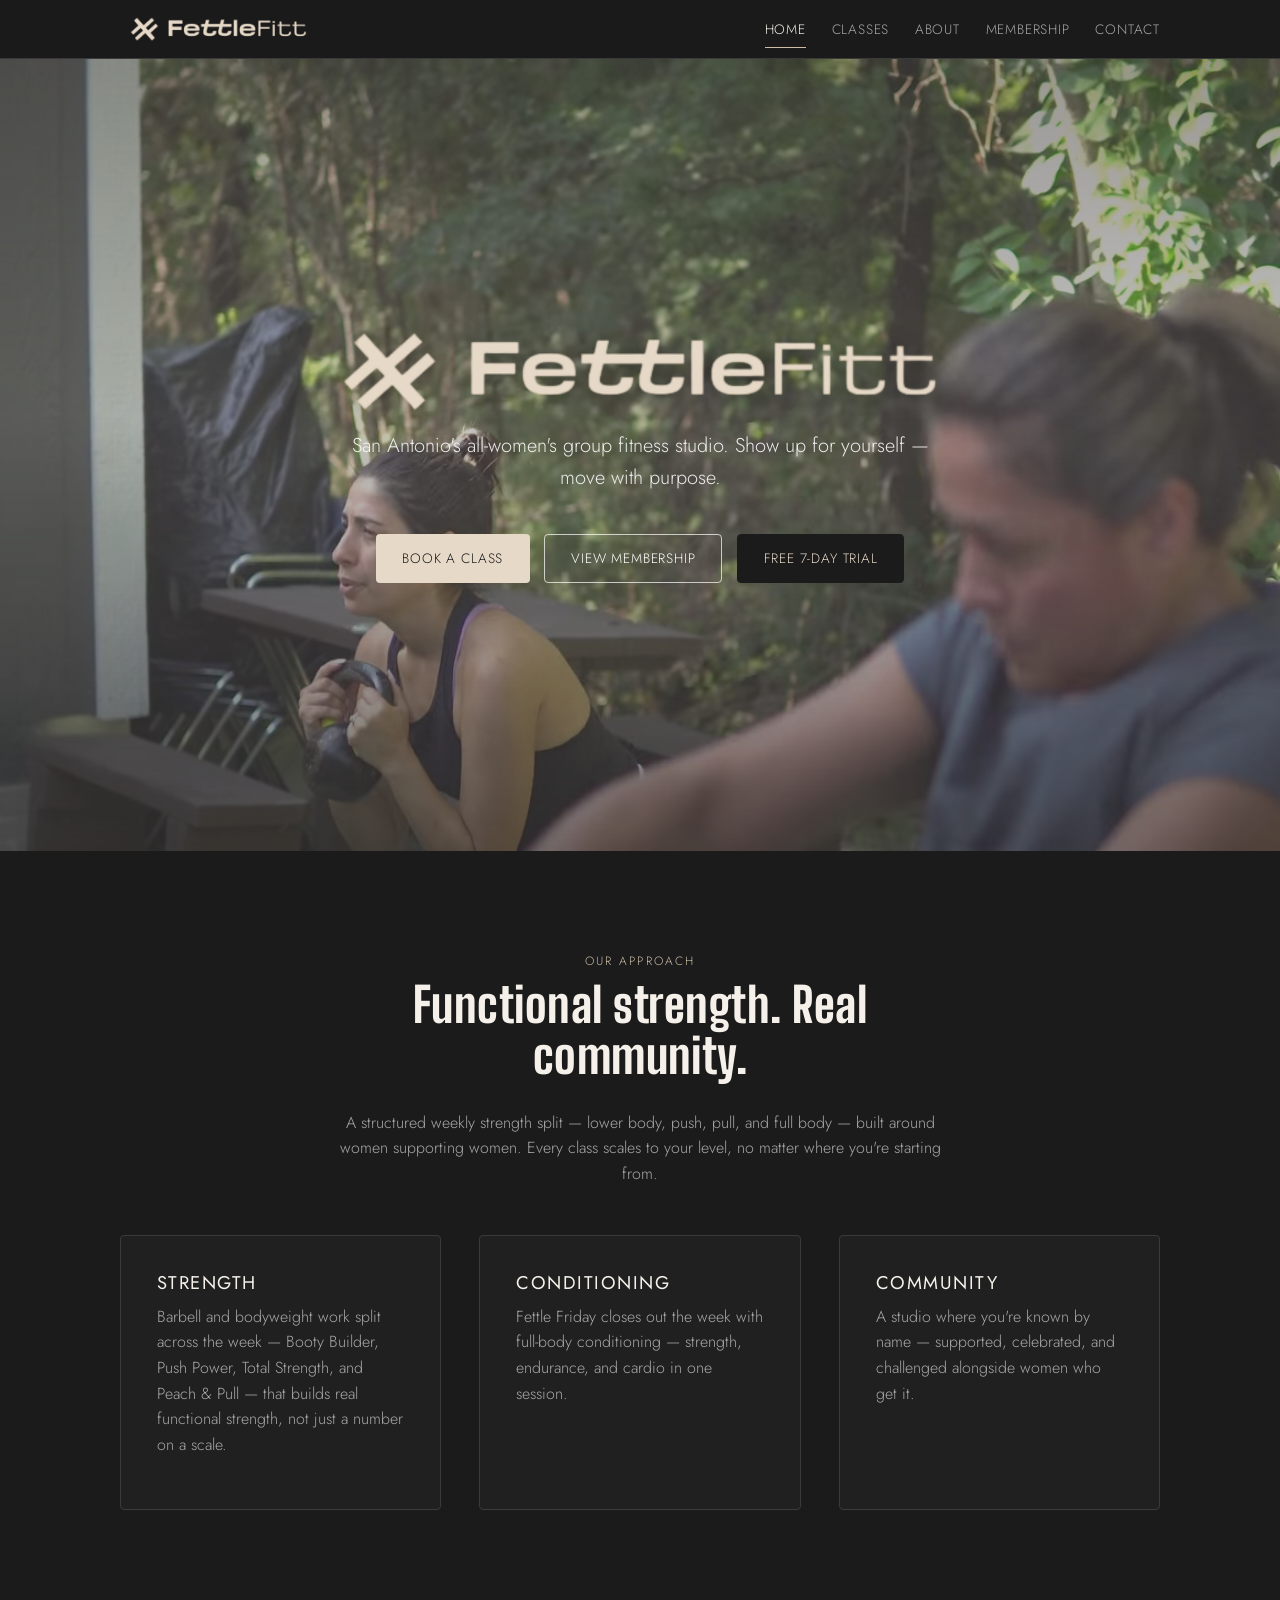
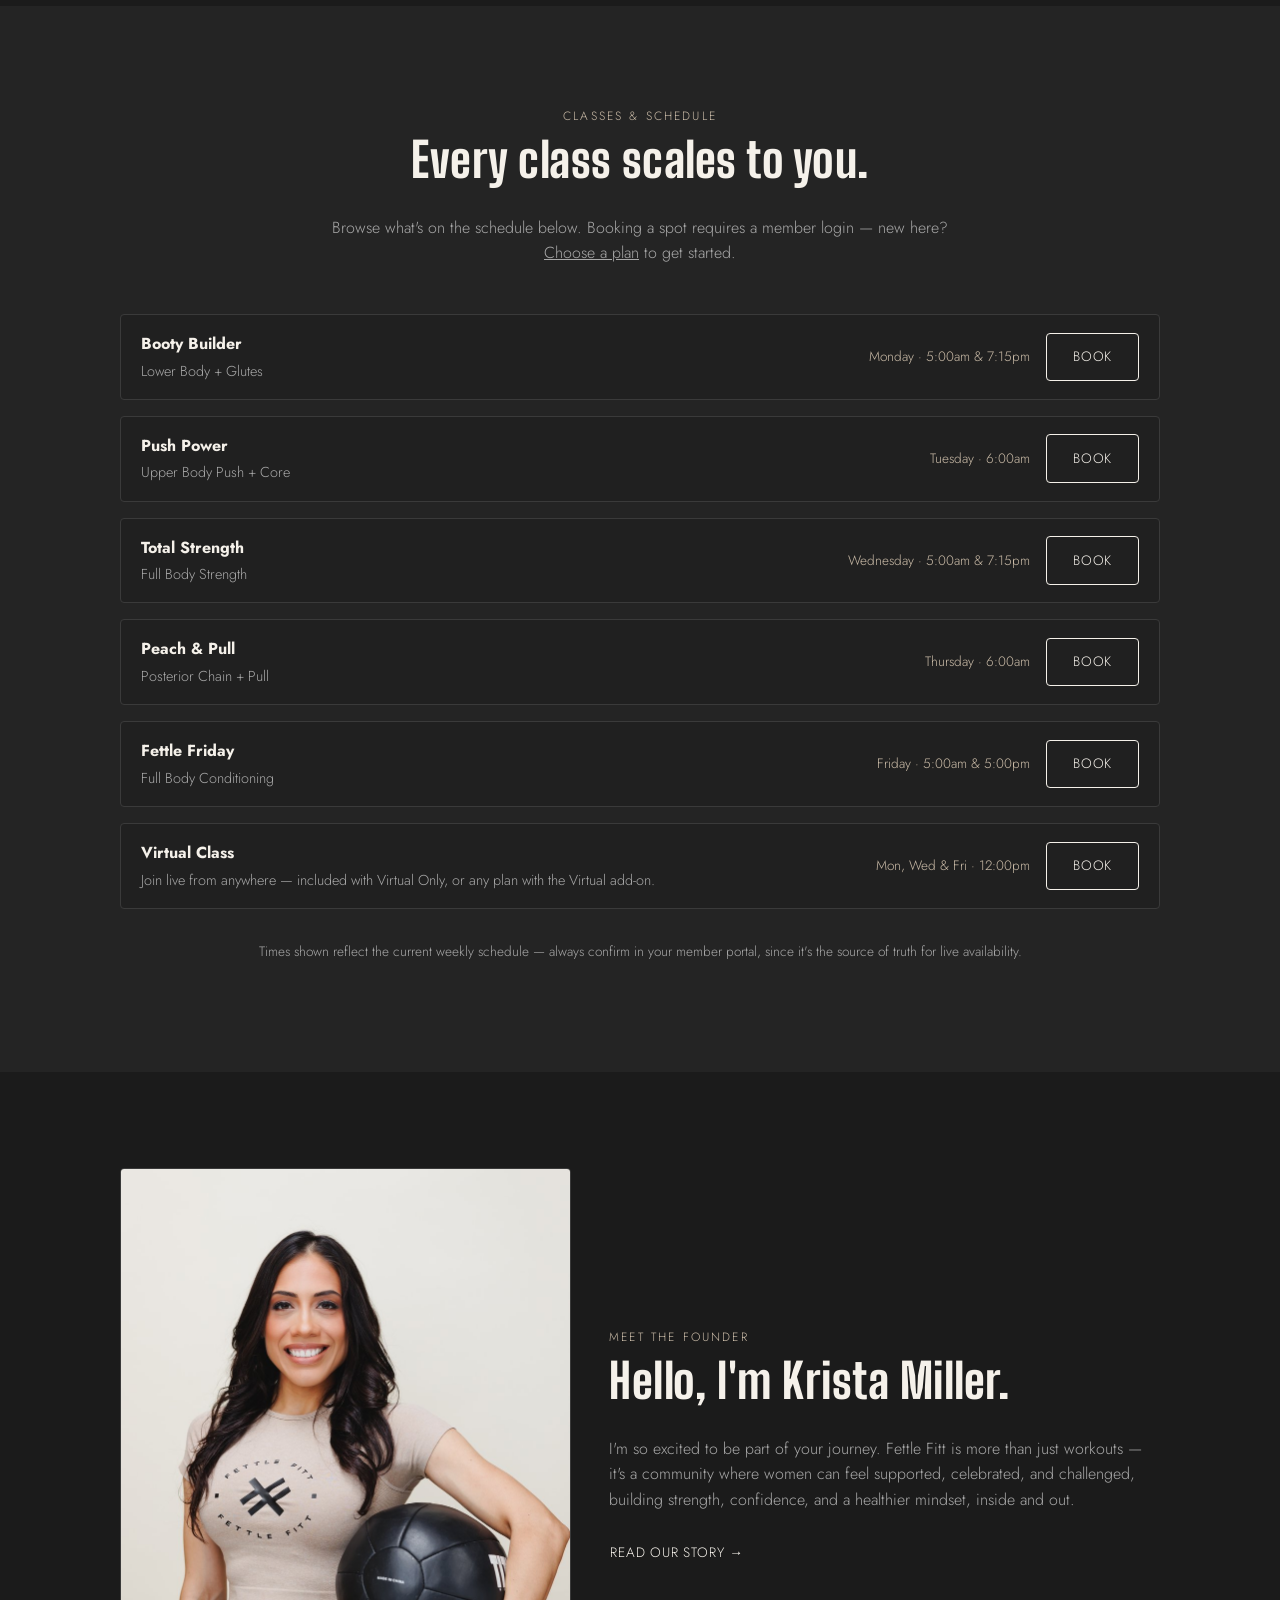
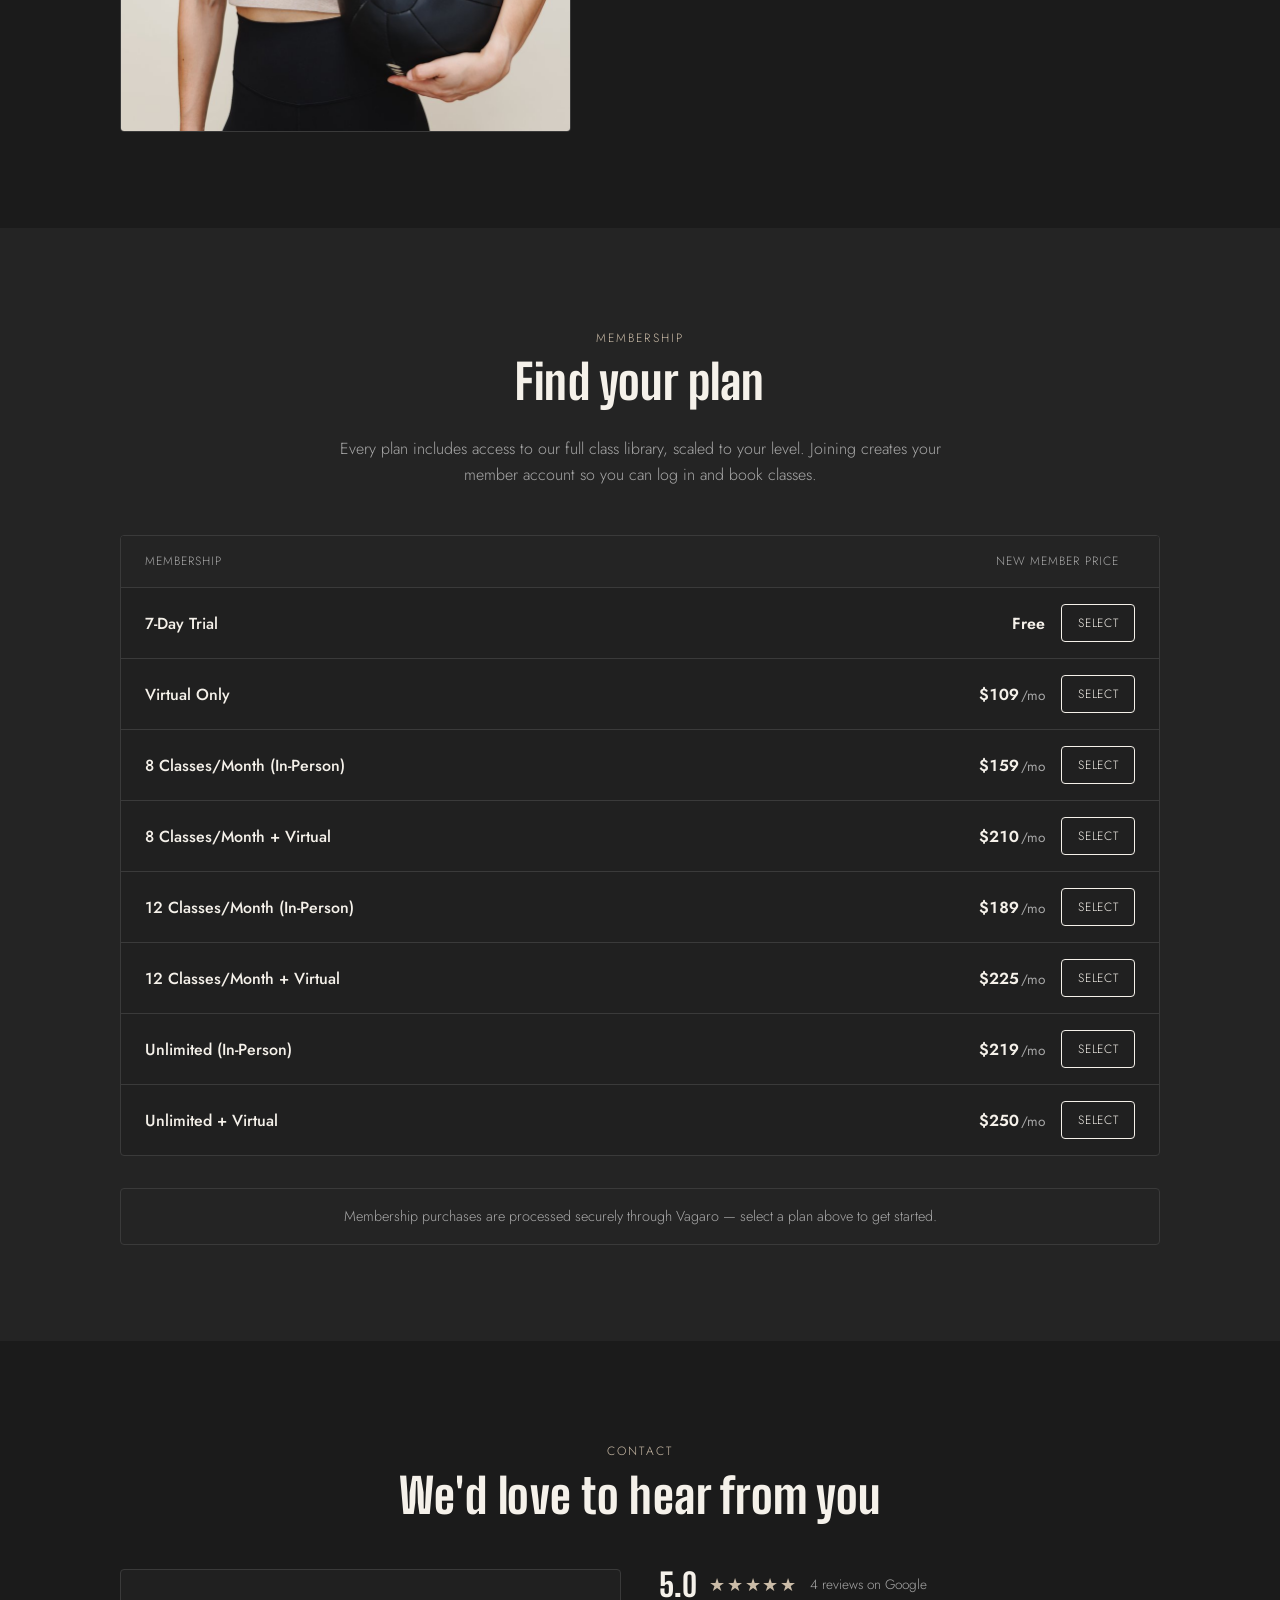
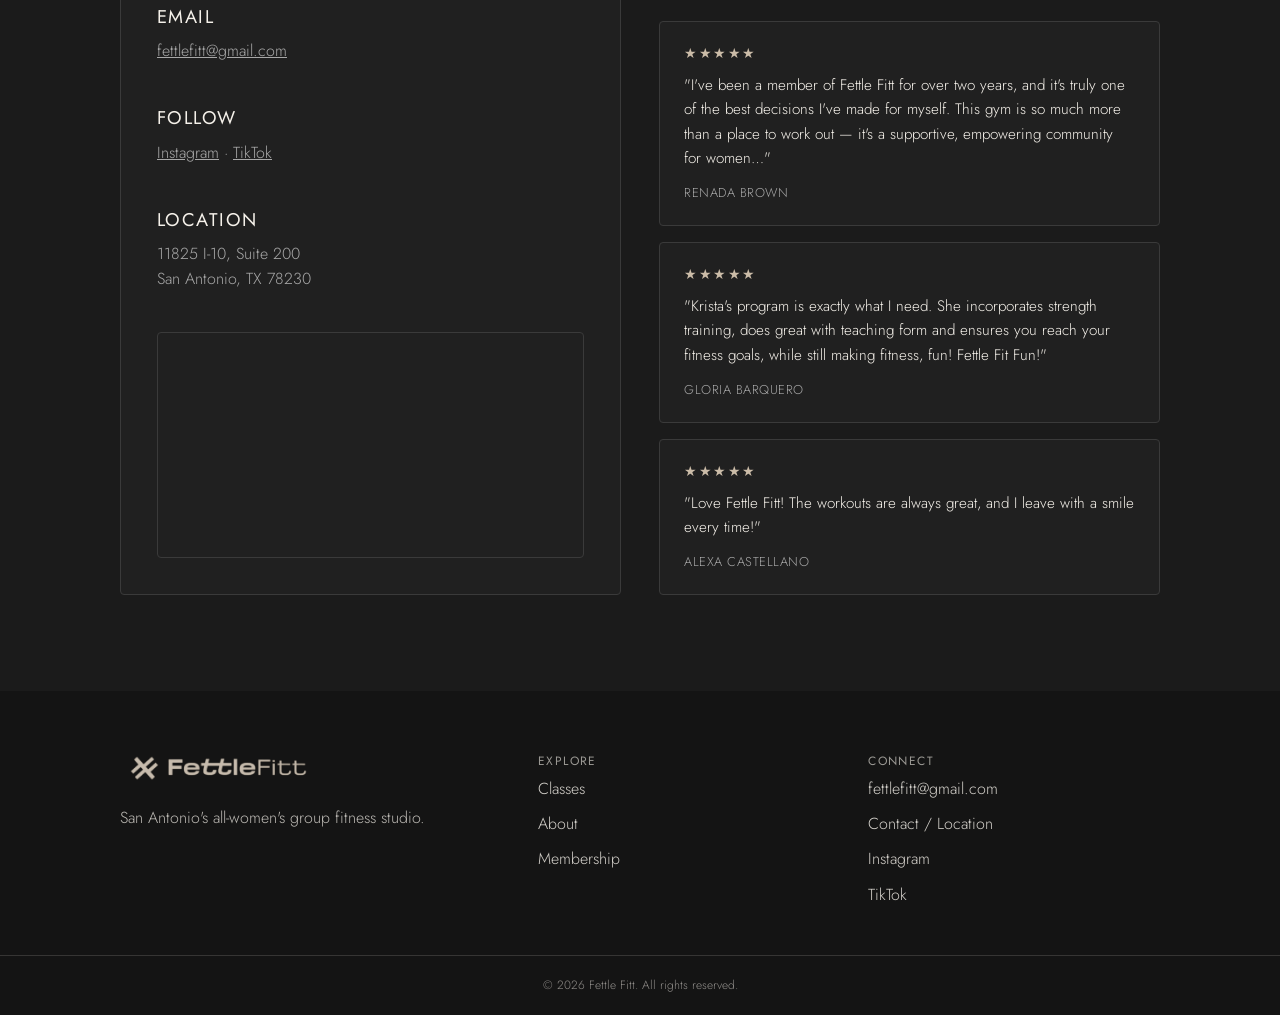
<file: index.html>
<!doctype html>
<html lang="en">
<head>
  <meta charset="utf-8" />
  <meta name="viewport" content="width=device-width, initial-scale=1" />
  <title>Fettle Fitt — All-Women's Group Fitness Studio, San Antonio</title>
  <meta name="description" content="Fettle Fitt is San Antonio's all-women's group fitness studio: a weekly strength and conditioning split, plus virtual classes, in a supportive community." />
  <meta property="og:type" content="website" />
  <meta property="og:site_name" content="Fettle Fitt" />
  <meta property="og:title" content="Fettle Fitt — All-Women's Group Fitness Studio, San Antonio" />
  <meta property="og:description" content="Fettle Fitt is San Antonio's all-women's group fitness studio: a weekly strength and conditioning split, plus virtual classes, in a supportive community." />
  <meta property="og:url" content="https://fettlefitt.com/" />
  <meta property="og:image" content="https://fettlefitt.com/assets/img/hero-poster.jpg" />
  <meta name="twitter:card" content="summary_large_image" />
  <meta name="twitter:title" content="Fettle Fitt — All-Women's Group Fitness Studio, San Antonio" />
  <meta name="twitter:description" content="Fettle Fitt is San Antonio's all-women's group fitness studio: a weekly strength and conditioning split, plus virtual classes, in a supportive community." />
  <meta name="twitter:image" content="https://fettlefitt.com/assets/img/hero-poster.jpg" />
  <link rel="preconnect" href="https://fonts.googleapis.com" />
  <link rel="preconnect" href="https://fonts.gstatic.com" crossorigin />
  <link href="https://fonts.googleapis.com/css2?family=Jost:wght@300;400;500;600&family=Big+Shoulders+Display:wght@700;800;900&display=swap" rel="stylesheet" />
  <link rel="stylesheet" href="assets/css/style.css" />
  <link rel="icon" type="image/png" sizes="32x32" href="assets/img/favicon-32.png" />
  <link rel="icon" type="image/png" sizes="180x180" href="assets/img/favicon-180.png" />
  <link rel="apple-touch-icon" href="assets/img/favicon-180.png" />
</head>
<body>

  <header class="site-header">
    <div class="site-header__inner">
      <a class="logo" href="index.html"><img class="logo__mark" src="assets/img/logo-wordmark-sand.png" alt="Fettle Fitt" /></a>

      <button class="nav-toggle" aria-label="Toggle menu" aria-expanded="false">
        <span class="nav-toggle__bar"></span>
        <span class="nav-toggle__bar"></span>
        <span class="nav-toggle__bar"></span>
      </button>

      <nav class="main-nav" aria-label="Primary">
        <ul class="main-nav__links">
          <li><a href="index.html" aria-current="page">Home</a></li>
          <li><a href="schedule.html">Classes</a></li>
          <li><a href="about.html">About</a></li>
          <li><a href="membership.html">Membership</a></li>
          <li><a href="contact.html">Contact</a></li>
        </ul>
      </nav>
    </div>
  </header>

  <main>
    <!-- Hero: looping background video + title overlay.
         Compressed from the ~227MB source (see website-spec.md §4):
         12s clip, 1280px wide, muted, no audio track. -->
    <section class="hero">
      <video
        class="hero__media"
        autoplay
        loop
        muted
        playsinline
        poster="assets/img/hero-poster.jpg"
      >
        <source src="assets/video/hero.webm" type="video/webm" />
        <source src="assets/video/hero.mp4" type="video/mp4" />
      </video>
      <div class="hero__scrim"></div>
      <div class="hero__content">
        <h1 class="hero__title"><img class="hero__logo" src="assets/img/logo-wordmark-sand.png" alt="Fettle Fitt" /></h1>
        <p class="hero__tagline">San Antonio's all-women's group fitness studio. Show up for yourself — move with purpose.</p>
        <div class="hero__actions">
          <a class="btn btn-primary" href="schedule.html">Book a Class</a>
          <a class="btn btn-outline" href="membership.html">View Membership</a>
          <a class="btn btn-trial" href="https://www.vagaro.com/cl/hCSgPLpa8pl1DNkU243X0dOoZ~NYHdeogNsD5XZdy-g=" target="_blank" rel="noopener noreferrer">Free 7-Day Trial</a>
        </div>
      </div>
    </section>

    <section class="section">
      <div class="wrap">
        <div class="section-head section-head--center">
          <span class="eyebrow">Our Approach</span>
          <h2>Functional strength. Real community.</h2>
          <p>A structured weekly strength split — lower body, push, pull, and full body — built around women supporting women. Every class scales to your level, no matter where you're starting from.</p>
        </div>

        <div class="grid grid--3">
          <div class="card">
            <h3>Strength</h3>
            <p>Barbell and bodyweight work split across the week — Booty Builder, Push Power, Total Strength, and Peach &amp; Pull — that builds real functional strength, not just a number on a scale.</p>
          </div>
          <div class="card">
            <h3>Conditioning</h3>
            <p>Fettle Friday closes out the week with full-body conditioning — strength, endurance, and cardio in one session.</p>
          </div>
          <div class="card">
            <h3>Community</h3>
            <p>A studio where you're known by name — supported, celebrated, and challenged alongside women who get it.</p>
          </div>
        </div>
      </div>
    </section>

    <section class="section section--alt" id="classes">
      <div class="wrap">
        <div class="section-head section-head--center">
          <span class="eyebrow">Classes &amp; Schedule</span>
          <h2>Every class scales to you.</h2>
          <p>Browse what's on the schedule below. Booking a spot requires a member login — new here? <a href="#membership">Choose a plan</a> to get started.</p>
        </div>

        <ul class="schedule-list">
          <li class="schedule-item">
            <div>
              <p class="schedule-item__name"><strong>Booty Builder</strong></p>
              <p class="schedule-item__desc">Lower Body + Glutes</p>
            </div>
            <div style="display:flex; align-items:center; gap:1rem;">
              <span class="schedule-item__time">Monday &middot; 5:00am &amp; 7:15pm</span>
              <a class="btn btn-outline" href="https://www.vagaro.com/cl/uBetjh0XZZPIfK9llDp1DYb5I3pkua2jl8fBU3Ujb6w=" target="_blank" rel="noopener noreferrer">Book</a>
            </div>
          </li>

          <li class="schedule-item">
            <div>
              <p class="schedule-item__name"><strong>Push Power</strong></p>
              <p class="schedule-item__desc">Upper Body Push + Core</p>
            </div>
            <div style="display:flex; align-items:center; gap:1rem;">
              <span class="schedule-item__time">Tuesday &middot; 6:00am</span>
              <a class="btn btn-outline" href="https://www.vagaro.com/cl/ZHkswLhzGOmeV4v7qmJcU-~OVc851HAMYHKipH69YLc=" target="_blank" rel="noopener noreferrer">Book</a>
            </div>
          </li>

          <li class="schedule-item">
            <div>
              <p class="schedule-item__name"><strong>Total Strength</strong></p>
              <p class="schedule-item__desc">Full Body Strength</p>
            </div>
            <div style="display:flex; align-items:center; gap:1rem;">
              <span class="schedule-item__time">Wednesday &middot; 5:00am &amp; 7:15pm</span>
              <a class="btn btn-outline" href="https://www.vagaro.com/cl/-K6JPQC8ouV~Ovtj0eRg3Jp4nX3-ceQQLgmjng7l8iI=" target="_blank" rel="noopener noreferrer">Book</a>
            </div>
          </li>

          <li class="schedule-item">
            <div>
              <p class="schedule-item__name"><strong>Peach &amp; Pull</strong></p>
              <p class="schedule-item__desc">Posterior Chain + Pull</p>
            </div>
            <div style="display:flex; align-items:center; gap:1rem;">
              <span class="schedule-item__time">Thursday &middot; 6:00am</span>
              <a class="btn btn-outline" href="https://www.vagaro.com/cl/B3zz5T~Wf97NVbXLThuBru6ZXoXJAuMUr5ocJC7e9AI=" target="_blank" rel="noopener noreferrer">Book</a>
            </div>
          </li>

          <li class="schedule-item">
            <div>
              <p class="schedule-item__name"><strong>Fettle Friday</strong></p>
              <p class="schedule-item__desc">Full Body Conditioning</p>
            </div>
            <div style="display:flex; align-items:center; gap:1rem;">
              <span class="schedule-item__time">Friday &middot; 5:00am &amp; 5:00pm</span>
              <a class="btn btn-outline" href="https://www.vagaro.com/cl/ylaHPYzSvHudQwB8tIjPJkc5P8NO4CrFOofC-Y7abo4=" target="_blank" rel="noopener noreferrer">Book</a>
            </div>
          </li>

          <li class="schedule-item">
            <div>
              <p class="schedule-item__name"><strong>Virtual Class</strong></p>
              <p class="schedule-item__desc">Join live from anywhere — included with Virtual Only, or any plan with the Virtual add-on.</p>
            </div>
            <div style="display:flex; align-items:center; gap:1rem;">
              <span class="schedule-item__time">Mon, Wed &amp; Fri &middot; 12:00pm</span>
              <a class="btn btn-outline" href="https://www.vagaro.com/cl/dGBWxkVcMo6cCz2q3coeA17aTSSqSW82pzfkMqHx-sk=" target="_blank" rel="noopener noreferrer">Book</a>
            </div>
          </li>
        </ul>

        <p class="form-note" style="margin-top: 2rem;">
          Times shown reflect the current weekly schedule — always confirm in your member portal, since it's the source of truth for live availability.
        </p>
      </div>
    </section>

    <section class="section">
      <div class="wrap about-grid">
        <img class="about-photo" src="assets/img/krista-miller.jpg" alt="Krista Miller, founder of Fettle Fitt" />
        <div>
          <span class="eyebrow">Meet the Founder</span>
          <h2>Hello, I'm Krista Miller.</h2>
          <p>I'm so excited to be part of your journey. Fettle Fitt is more than just workouts — it's a community where women can feel supported, celebrated, and challenged, building strength, confidence, and a healthier mindset, inside and out.</p>
          <a class="btn btn-ghost" href="about.html">Read our story →</a>
        </div>
      </div>
    </section>

    <section class="section section--alt" id="membership">
      <div class="wrap">
        <div class="section-head section-head--center">
          <span class="eyebrow">Membership</span>
          <h2>Find your plan</h2>
          <p>Every plan includes access to our full class library, scaled to your level. Joining creates your member account so you can log in and book classes.</p>
        </div>

        <div class="pricing-table">
          <div class="pricing-table__row pricing-table__row--head">
            <span>Membership</span>
            <span>New Member Price</span>
            <span></span>
          </div>
          <div class="pricing-table__row">
            <span>7-Day Trial</span>
            <span class="pricing-table__price">Free</span>
            <a class="btn btn-outline pricing-table__select" href="https://www.vagaro.com/cl/hCSgPLpa8pl1DNkU243X0dOoZ~NYHdeogNsD5XZdy-g=" target="_blank" rel="noopener noreferrer" aria-label="Select 7-Day Trial">Select</a>
          </div>
          <div class="pricing-table__row">
            <span>Virtual Only</span>
            <span class="pricing-table__price">$109<span class="pricing-table__period">/mo</span></span>
            <a class="btn btn-outline pricing-table__select" href="https://www.vagaro.com/cl/TJRZraWEQUor9WRUVVpI~XdRqnZNOJoRophPWnh3I~0=" target="_blank" rel="noopener noreferrer" aria-label="Select Virtual Only">Select</a>
          </div>
          <div class="pricing-table__row">
            <span>8 Classes/Month (In-Person)</span>
            <span class="pricing-table__price">$159<span class="pricing-table__period">/mo</span></span>
            <a class="btn btn-outline pricing-table__select" href="https://www.vagaro.com/cl/eRScCp5NtBFSbzMh77UuY3tR-uLSnXBWbWRliyD3SVs=" target="_blank" rel="noopener noreferrer" aria-label="Select 8 Classes/Month (In-Person)">Select</a>
          </div>
          <div class="pricing-table__row">
            <span>8 Classes/Month + Virtual</span>
            <span class="pricing-table__price">$210<span class="pricing-table__period">/mo</span></span>
            <a class="btn btn-outline pricing-table__select" href="https://www.vagaro.com/cl/jDRg3~-IvVySYh6NRv9caAx~tkozewi84VXsxmFX98w=" target="_blank" rel="noopener noreferrer" aria-label="Select 8 Classes/Month + Virtual">Select</a>
          </div>
          <div class="pricing-table__row">
            <span>12 Classes/Month (In-Person)</span>
            <span class="pricing-table__price">$189<span class="pricing-table__period">/mo</span></span>
            <a class="btn btn-outline pricing-table__select" href="https://www.vagaro.com/cl/Z6TyjzraM3wmhNksKPzHER5nncpqiT3-rHblI2KmmX4=" target="_blank" rel="noopener noreferrer" aria-label="Select 12 Classes/Month (In-Person)">Select</a>
          </div>
          <div class="pricing-table__row">
            <span>12 Classes/Month + Virtual</span>
            <span class="pricing-table__price">$225<span class="pricing-table__period">/mo</span></span>
            <a class="btn btn-outline pricing-table__select" href="https://www.vagaro.com/cl/-ntncZrLyvbrRfeKaw8yE1AZ-Z92qwwZoj5KWcu55Gw=" target="_blank" rel="noopener noreferrer" aria-label="Select 12 Classes/Month + Virtual">Select</a>
          </div>
          <div class="pricing-table__row">
            <span>Unlimited (In-Person)</span>
            <span class="pricing-table__price">$219<span class="pricing-table__period">/mo</span></span>
            <a class="btn btn-outline pricing-table__select" href="https://www.vagaro.com/cl/~8mMvN9J0xQuAQZgTLPltBxC2a2GFoVyGF6cZb~gNjI=" target="_blank" rel="noopener noreferrer" aria-label="Select Unlimited (In-Person)">Select</a>
          </div>
          <div class="pricing-table__row">
            <span>Unlimited + Virtual</span>
            <span class="pricing-table__price">$250<span class="pricing-table__period">/mo</span></span>
            <a class="btn btn-outline pricing-table__select" href="https://www.vagaro.com/cl/goJH~~pD5E4DZhUIGIf8ILOsOOq5AjXABcFGq6Fc3V4=" target="_blank" rel="noopener noreferrer" aria-label="Select Unlimited + Virtual">Select</a>
          </div>
        </div>

        <p class="notice" style="margin: 2rem auto 0; text-align:center;">
          Membership purchases are processed securely through Vagaro &mdash; select a plan above to get started.
        </p>
      </div>
    </section>

    <section class="section" id="contact">
      <div class="wrap">
        <div class="section-head section-head--center">
          <span class="eyebrow">Contact</span>
          <h2>We'd love to hear from you</h2>
        </div>

        <div class="grid grid--2">
          <div class="card card--fill">
            <h3>Email</h3>
            <p><a href="mailto:fettlefitt@gmail.com">fettlefitt@gmail.com</a></p>
            <h3 style="margin-top:1.5em;">Follow</h3>
            <p>
              <a href="https://www.instagram.com/fettlefitt/" target="_blank" rel="noopener noreferrer">Instagram</a> &middot;
              <a href="https://www.tiktok.com/@fettle_fitt" target="_blank" rel="noopener noreferrer">TikTok</a>
            </p>
            <h3 style="margin-top:1.5em;">Location</h3>
            <p>11825 I-10, Suite 200<br />San Antonio, TX 78230</p>
            <div class="map-embed">
              <iframe src="https://www.google.com/maps?q=11825+I-10+Ste+200,+San+Antonio,+TX+78230&output=embed" loading="lazy" referrerpolicy="no-referrer-when-downgrade" title="Fettle Fitt location on Google Maps"></iframe>
            </div>
          </div>

          <div>
            <div class="reviews-summary">
              <span class="reviews-summary__score">5.0</span>
              <span class="reviews-summary__stars">&#9733;&#9733;&#9733;&#9733;&#9733;</span>
              <span class="reviews-summary__count">4 reviews on Google</span>
            </div>
            <div class="review-list">
              <div class="review-card">
                <span class="review-card__stars">&#9733;&#9733;&#9733;&#9733;&#9733;</span>
                <p>"I've been a member of Fettle Fitt for over two years, and it's truly one of the best decisions I've made for myself. This gym is so much more than a place to work out &mdash; it's a supportive, empowering community for women&hellip;"</p>
                <span class="review-card__author">Renada Brown</span>
              </div>
              <div class="review-card">
                <span class="review-card__stars">&#9733;&#9733;&#9733;&#9733;&#9733;</span>
                <p>"Krista's program is exactly what I need. She incorporates strength training, does great with teaching form and ensures you reach your fitness goals, while still making fitness, fun! Fettle Fit Fun!"</p>
                <span class="review-card__author">Gloria Barquero</span>
              </div>
              <div class="review-card">
                <span class="review-card__stars">&#9733;&#9733;&#9733;&#9733;&#9733;</span>
                <p>"Love Fettle Fitt! The workouts are always great, and I leave with a smile every time!"</p>
                <span class="review-card__author">Alexa Castellano</span>
              </div>
            </div>
          </div>
        </div>
      </div>
    </section>
  </main>

  <footer class="site-footer">
    <div class="wrap">
      <div>
        <a class="logo" href="index.html"><img class="logo__mark" src="assets/img/logo-wordmark-sand.png" alt="Fettle Fitt" /></a>
        <p style="margin-top: 1em; opacity: 0.75;">San Antonio's all-women's group fitness studio.</p>
      </div>
      <div>
        <h4>Explore</h4>
        <ul>
          <li><a href="schedule.html">Classes</a></li>
          <li><a href="about.html">About</a></li>
          <li><a href="membership.html">Membership</a></li>        </ul>
      </div>
      <div>
        <h4>Connect</h4>
        <ul>
          <li><a href="mailto:fettlefitt@gmail.com">fettlefitt@gmail.com</a></li>
          <li><a href="contact.html">Contact / Location</a></li>
          <li><a href="https://www.instagram.com/fettlefitt/" target="_blank" rel="noopener noreferrer">Instagram</a></li><li><a href="https://www.tiktok.com/@fettle_fitt" target="_blank" rel="noopener noreferrer">TikTok</a></li>
        </ul>
      </div>
    </div>
    <div class="footer-bottom">&copy; 2026 Fettle Fitt. All rights reserved.</div>
  </footer>

  <script src="assets/js/main.js"></script>
</body>
</html>
</file>
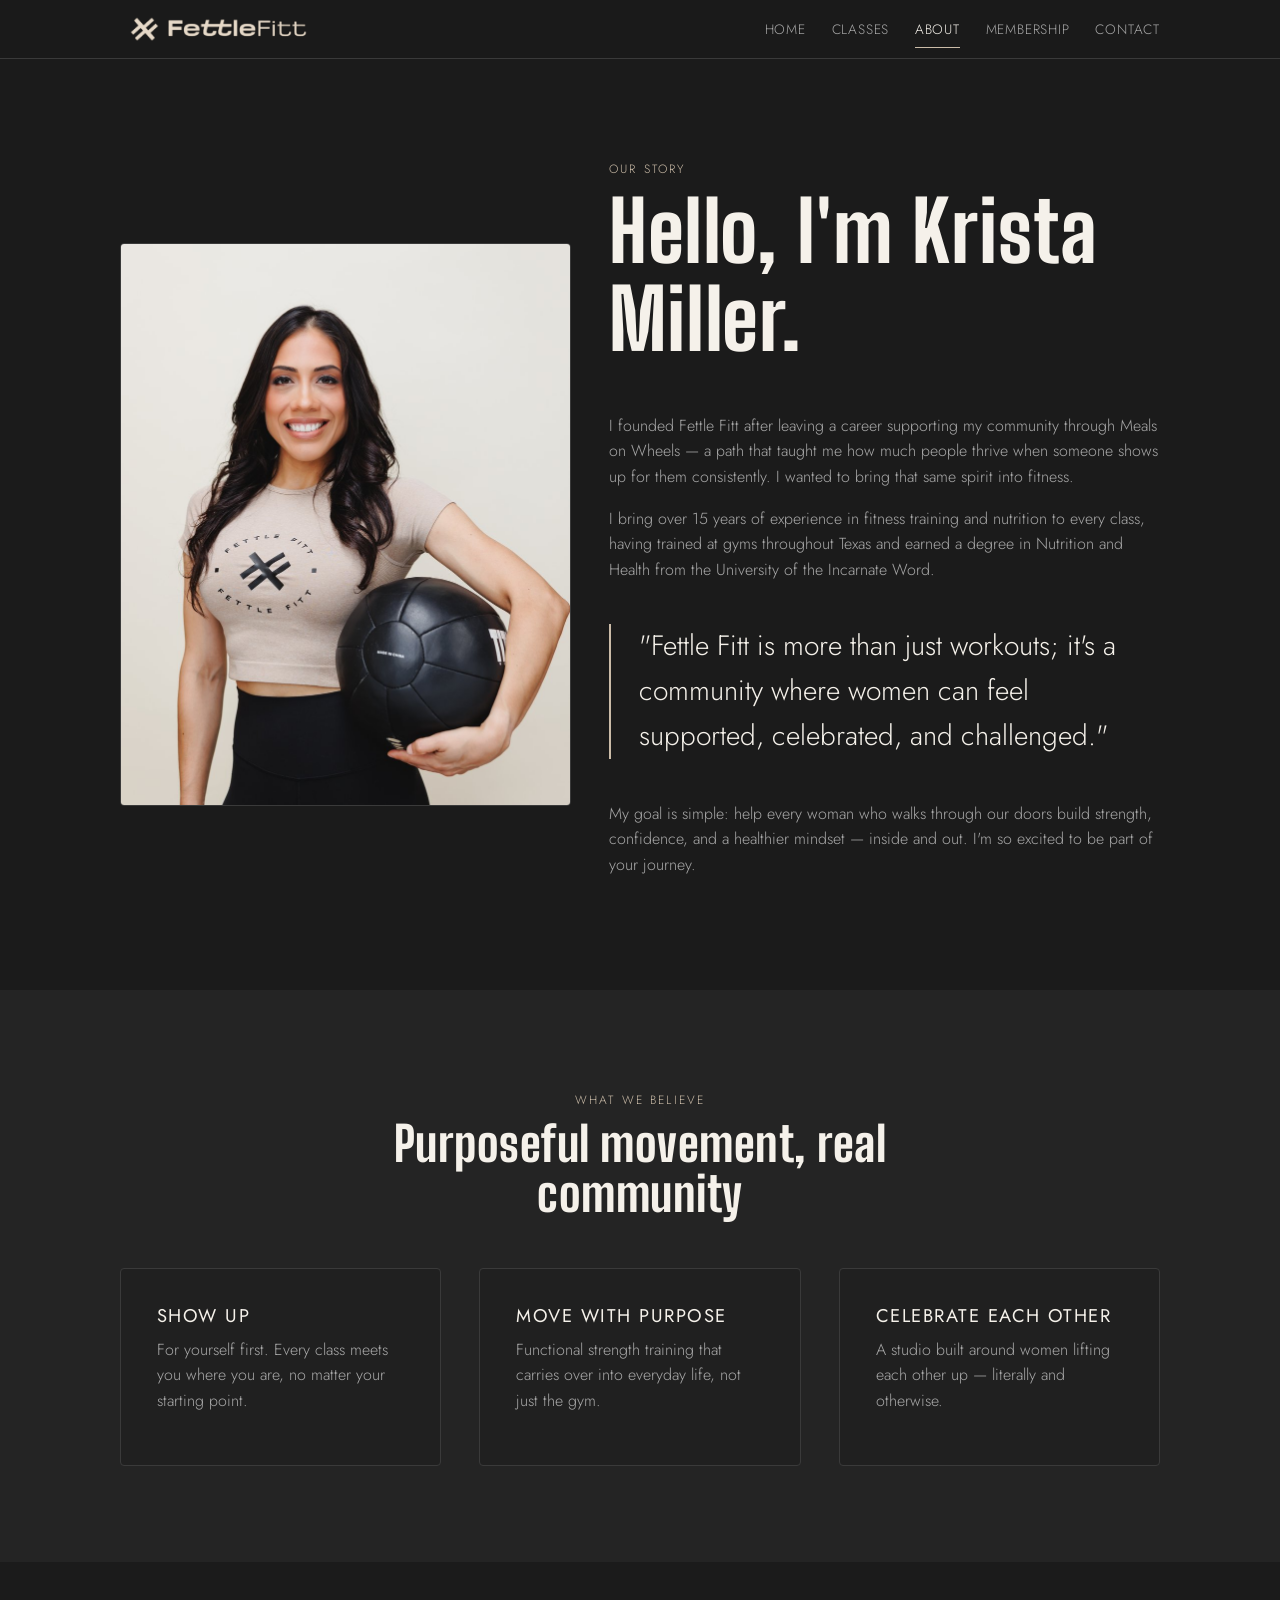
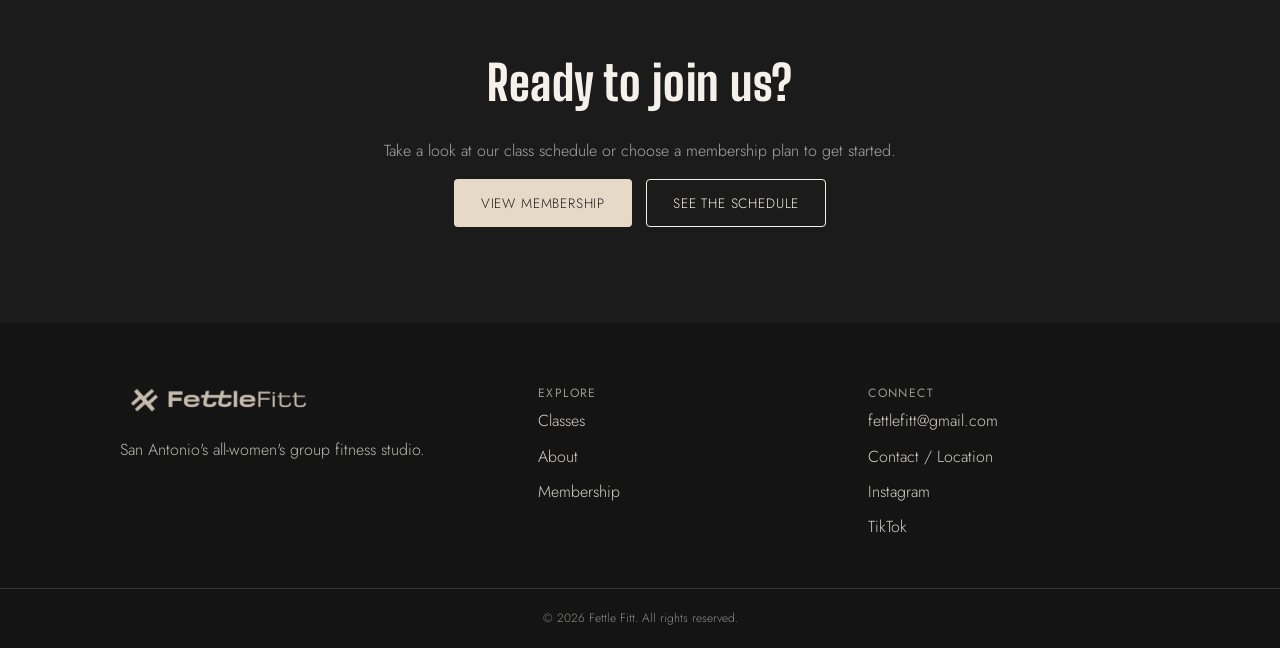
<file: about.html>
<!doctype html>
<html lang="en">
<head>
  <meta charset="utf-8" />
  <meta name="viewport" content="width=device-width, initial-scale=1" />
  <title>About — Fettle Fitt</title>
  <meta name="description" content="Meet Krista Miller, founder of Fettle Fitt, and learn the story behind San Antonio's all-women's group fitness studio." />
  <meta property="og:type" content="website" />
  <meta property="og:site_name" content="Fettle Fitt" />
  <meta property="og:title" content="About — Fettle Fitt" />
  <meta property="og:description" content="Meet Krista Miller, founder of Fettle Fitt, and learn the story behind San Antonio's all-women's group fitness studio." />
  <meta property="og:url" content="https://fettlefitt.com/about.html" />
  <meta property="og:image" content="https://fettlefitt.com/assets/img/hero-poster.jpg" />
  <meta name="twitter:card" content="summary_large_image" />
  <meta name="twitter:title" content="About — Fettle Fitt" />
  <meta name="twitter:description" content="Meet Krista Miller, founder of Fettle Fitt, and learn the story behind San Antonio's all-women's group fitness studio." />
  <meta name="twitter:image" content="https://fettlefitt.com/assets/img/hero-poster.jpg" />
  <link rel="preconnect" href="https://fonts.googleapis.com" />
  <link rel="preconnect" href="https://fonts.gstatic.com" crossorigin />
  <link href="https://fonts.googleapis.com/css2?family=Jost:wght@300;400;500;600&family=Big+Shoulders+Display:wght@700;800;900&display=swap" rel="stylesheet" />
  <link rel="stylesheet" href="assets/css/style.css" />
  <link rel="icon" type="image/png" sizes="32x32" href="assets/img/favicon-32.png" />
  <link rel="icon" type="image/png" sizes="180x180" href="assets/img/favicon-180.png" />
  <link rel="apple-touch-icon" href="assets/img/favicon-180.png" />
</head>
<body>

  <header class="site-header">
    <div class="site-header__inner">
      <a class="logo" href="index.html"><img class="logo__mark" src="assets/img/logo-wordmark-sand.png" alt="Fettle Fitt" /></a>
      <button class="nav-toggle" aria-label="Toggle menu" aria-expanded="false">
        <span class="nav-toggle__bar"></span>
        <span class="nav-toggle__bar"></span>
        <span class="nav-toggle__bar"></span>
      </button>
      <nav class="main-nav" aria-label="Primary">
        <ul class="main-nav__links">
          <li><a href="index.html">Home</a></li>
          <li><a href="schedule.html">Classes</a></li>
          <li><a href="about.html" aria-current="page">About</a></li>
          <li><a href="membership.html">Membership</a></li>
          <li><a href="contact.html">Contact</a></li>
        </ul>
      </nav>
    </div>
  </header>

  <main>
    <section class="section">
      <div class="wrap about-grid">
        <img class="about-photo" src="assets/img/krista-miller.jpg" alt="Krista Miller, founder of Fettle Fitt" />
        <div>
          <span class="eyebrow">Our Story</span>
          <h1>Hello, I'm Krista Miller.</h1>
          <p>I founded Fettle Fitt after leaving a career supporting my community through Meals on Wheels — a path that taught me how much people thrive when someone shows up for them consistently. I wanted to bring that same spirit into fitness.</p>
          <p>I bring over 15 years of experience in fitness training and nutrition to every class, having trained at gyms throughout Texas and earned a degree in Nutrition and Health from the University of the Incarnate Word.</p>
          <p class="pull-quote">"Fettle Fitt is more than just workouts; it's a community where women can feel supported, celebrated, and challenged."</p>
          <p>My goal is simple: help every woman who walks through our doors build strength, confidence, and a healthier mindset — inside and out. I'm so excited to be part of your journey.</p>
        </div>
      </div>
    </section>

    <section class="section section--alt">
      <div class="wrap">
        <div class="section-head section-head--center">
          <span class="eyebrow">What We Believe</span>
          <h2>Purposeful movement, real community</h2>
        </div>
        <div class="grid grid--3">
          <div class="card">
            <h3>Show Up</h3>
            <p>For yourself first. Every class meets you where you are, no matter your starting point.</p>
          </div>
          <div class="card">
            <h3>Move With Purpose</h3>
            <p>Functional strength training that carries over into everyday life, not just the gym.</p>
          </div>
          <div class="card">
            <h3>Celebrate Each Other</h3>
            <p>A studio built around women lifting each other up — literally and otherwise.</p>
          </div>
        </div>
      </div>
    </section>

    <section class="section">
      <div class="wrap section-head--center">
        <h2>Ready to join us?</h2>
        <p>Take a look at our class schedule or choose a membership plan to get started.</p>
        <div class="btn-row">
          <a class="btn btn-primary" href="membership.html">View Membership</a>
          <a class="btn btn-outline" href="schedule.html">See the Schedule</a>
        </div>
      </div>
    </section>
  </main>

  <footer class="site-footer">
    <div class="wrap">
      <div>
        <a class="logo" href="index.html"><img class="logo__mark" src="assets/img/logo-wordmark-sand.png" alt="Fettle Fitt" /></a>
        <p style="margin-top: 1em; opacity: 0.75;">San Antonio's all-women's group fitness studio.</p>
      </div>
      <div>
        <h4>Explore</h4>
        <ul>
          <li><a href="schedule.html">Classes</a></li>
          <li><a href="about.html">About</a></li>
          <li><a href="membership.html">Membership</a></li>        </ul>
      </div>
      <div>
        <h4>Connect</h4>
        <ul>
          <li><a href="mailto:fettlefitt@gmail.com">fettlefitt@gmail.com</a></li>
          <li><a href="contact.html">Contact / Location</a></li>
          <li><a href="https://www.instagram.com/fettlefitt/" target="_blank" rel="noopener noreferrer">Instagram</a></li><li><a href="https://www.tiktok.com/@fettle_fitt" target="_blank" rel="noopener noreferrer">TikTok</a></li>
        </ul>
      </div>
    </div>
    <div class="footer-bottom">&copy; 2026 Fettle Fitt. All rights reserved.</div>
  </footer>

  <script src="assets/js/main.js"></script>
</body>
</html>
</file>
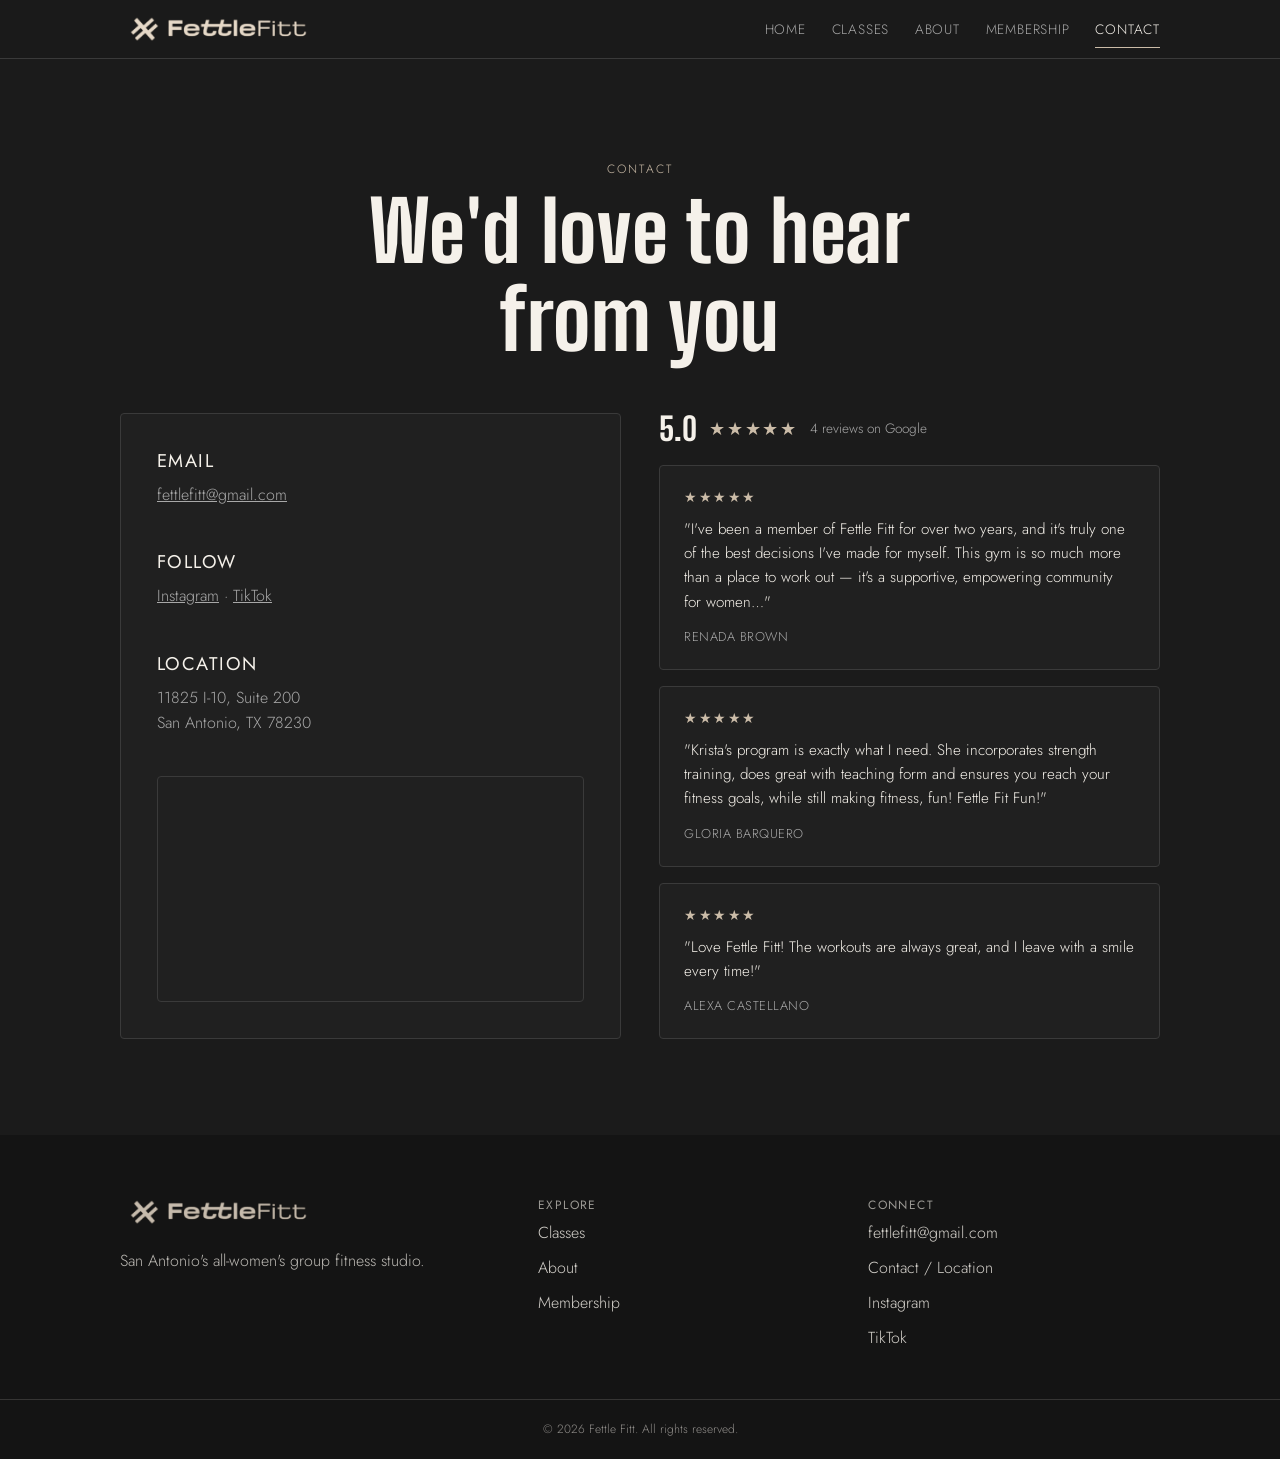
<file: contact.html>
<!doctype html>
<html lang="en">
<head>
  <meta charset="utf-8" />
  <meta name="viewport" content="width=device-width, initial-scale=1" />
  <title>Contact — Fettle Fitt</title>
  <meta name="description" content="Get in touch with Fettle Fitt, San Antonio's all-women's group fitness studio." />
  <meta property="og:type" content="website" />
  <meta property="og:site_name" content="Fettle Fitt" />
  <meta property="og:title" content="Contact — Fettle Fitt" />
  <meta property="og:description" content="Get in touch with Fettle Fitt, San Antonio's all-women's group fitness studio." />
  <meta property="og:url" content="https://fettlefitt.com/contact.html" />
  <meta property="og:image" content="https://fettlefitt.com/assets/img/hero-poster.jpg" />
  <meta name="twitter:card" content="summary_large_image" />
  <meta name="twitter:title" content="Contact — Fettle Fitt" />
  <meta name="twitter:description" content="Get in touch with Fettle Fitt, San Antonio's all-women's group fitness studio." />
  <meta name="twitter:image" content="https://fettlefitt.com/assets/img/hero-poster.jpg" />
  <link rel="preconnect" href="https://fonts.googleapis.com" />
  <link rel="preconnect" href="https://fonts.gstatic.com" crossorigin />
  <link href="https://fonts.googleapis.com/css2?family=Jost:wght@300;400;500;600&family=Big+Shoulders+Display:wght@700;800;900&display=swap" rel="stylesheet" />
  <link rel="stylesheet" href="assets/css/style.css" />
  <link rel="icon" type="image/png" sizes="32x32" href="assets/img/favicon-32.png" />
  <link rel="icon" type="image/png" sizes="180x180" href="assets/img/favicon-180.png" />
  <link rel="apple-touch-icon" href="assets/img/favicon-180.png" />
</head>
<body>

  <header class="site-header">
    <div class="site-header__inner">
      <a class="logo" href="index.html"><img class="logo__mark" src="assets/img/logo-wordmark-sand.png" alt="Fettle Fitt" /></a>
      <button class="nav-toggle" aria-label="Toggle menu" aria-expanded="false">
        <span class="nav-toggle__bar"></span>
        <span class="nav-toggle__bar"></span>
        <span class="nav-toggle__bar"></span>
      </button>
      <nav class="main-nav" aria-label="Primary">
        <ul class="main-nav__links">
          <li><a href="index.html">Home</a></li>
          <li><a href="schedule.html">Classes</a></li>
          <li><a href="about.html">About</a></li>
          <li><a href="membership.html">Membership</a></li>
          <li><a href="contact.html" aria-current="page">Contact</a></li>
        </ul>
      </nav>
    </div>
  </header>

  <main>
    <section class="section">
      <div class="wrap">
        <div class="section-head section-head--center">
          <span class="eyebrow">Contact</span>
          <h1>We'd love to hear from you</h1>
        </div>

        <div class="grid grid--2">
          <div class="card card--fill">
            <h3>Email</h3>
            <p><a href="mailto:fettlefitt@gmail.com">fettlefitt@gmail.com</a></p>
            <h3 style="margin-top:1.5em;">Follow</h3>
            <p>
              <a href="https://www.instagram.com/fettlefitt/" target="_blank" rel="noopener noreferrer">Instagram</a> &middot;
              <a href="https://www.tiktok.com/@fettle_fitt" target="_blank" rel="noopener noreferrer">TikTok</a>
            </p>
            <h3 style="margin-top:1.5em;">Location</h3>
            <p>11825 I-10, Suite 200<br />San Antonio, TX 78230</p>
            <div class="map-embed">
              <iframe src="https://www.google.com/maps?q=11825+I-10+Ste+200,+San+Antonio,+TX+78230&output=embed" loading="lazy" referrerpolicy="no-referrer-when-downgrade" title="Fettle Fitt location on Google Maps"></iframe>
            </div>
          </div>

          <div>
            <div class="reviews-summary">
              <span class="reviews-summary__score">5.0</span>
              <span class="reviews-summary__stars">&#9733;&#9733;&#9733;&#9733;&#9733;</span>
              <span class="reviews-summary__count">4 reviews on Google</span>
            </div>
            <div class="review-list">
              <div class="review-card">
                <span class="review-card__stars">&#9733;&#9733;&#9733;&#9733;&#9733;</span>
                <p>"I've been a member of Fettle Fitt for over two years, and it's truly one of the best decisions I've made for myself. This gym is so much more than a place to work out &mdash; it's a supportive, empowering community for women&hellip;"</p>
                <span class="review-card__author">Renada Brown</span>
              </div>
              <div class="review-card">
                <span class="review-card__stars">&#9733;&#9733;&#9733;&#9733;&#9733;</span>
                <p>"Krista's program is exactly what I need. She incorporates strength training, does great with teaching form and ensures you reach your fitness goals, while still making fitness, fun! Fettle Fit Fun!"</p>
                <span class="review-card__author">Gloria Barquero</span>
              </div>
              <div class="review-card">
                <span class="review-card__stars">&#9733;&#9733;&#9733;&#9733;&#9733;</span>
                <p>"Love Fettle Fitt! The workouts are always great, and I leave with a smile every time!"</p>
                <span class="review-card__author">Alexa Castellano</span>
              </div>
            </div>
          </div>
        </div>
      </div>
    </section>
  </main>

  <footer class="site-footer">
    <div class="wrap">
      <div>
        <a class="logo" href="index.html"><img class="logo__mark" src="assets/img/logo-wordmark-sand.png" alt="Fettle Fitt" /></a>
        <p style="margin-top: 1em; opacity: 0.75;">San Antonio's all-women's group fitness studio.</p>
      </div>
      <div>
        <h4>Explore</h4>
        <ul>
          <li><a href="schedule.html">Classes</a></li>
          <li><a href="about.html">About</a></li>
          <li><a href="membership.html">Membership</a></li>        </ul>
      </div>
      <div>
        <h4>Connect</h4>
        <ul>
          <li><a href="mailto:fettlefitt@gmail.com">fettlefitt@gmail.com</a></li>
          <li><a href="contact.html">Contact / Location</a></li>
          <li><a href="https://www.instagram.com/fettlefitt/" target="_blank" rel="noopener noreferrer">Instagram</a></li><li><a href="https://www.tiktok.com/@fettle_fitt" target="_blank" rel="noopener noreferrer">TikTok</a></li>
        </ul>
      </div>
    </div>
    <div class="footer-bottom">&copy; 2026 Fettle Fitt. All rights reserved.</div>
  </footer>

  <script src="assets/js/main.js"></script>
</body>
</html>
</file>
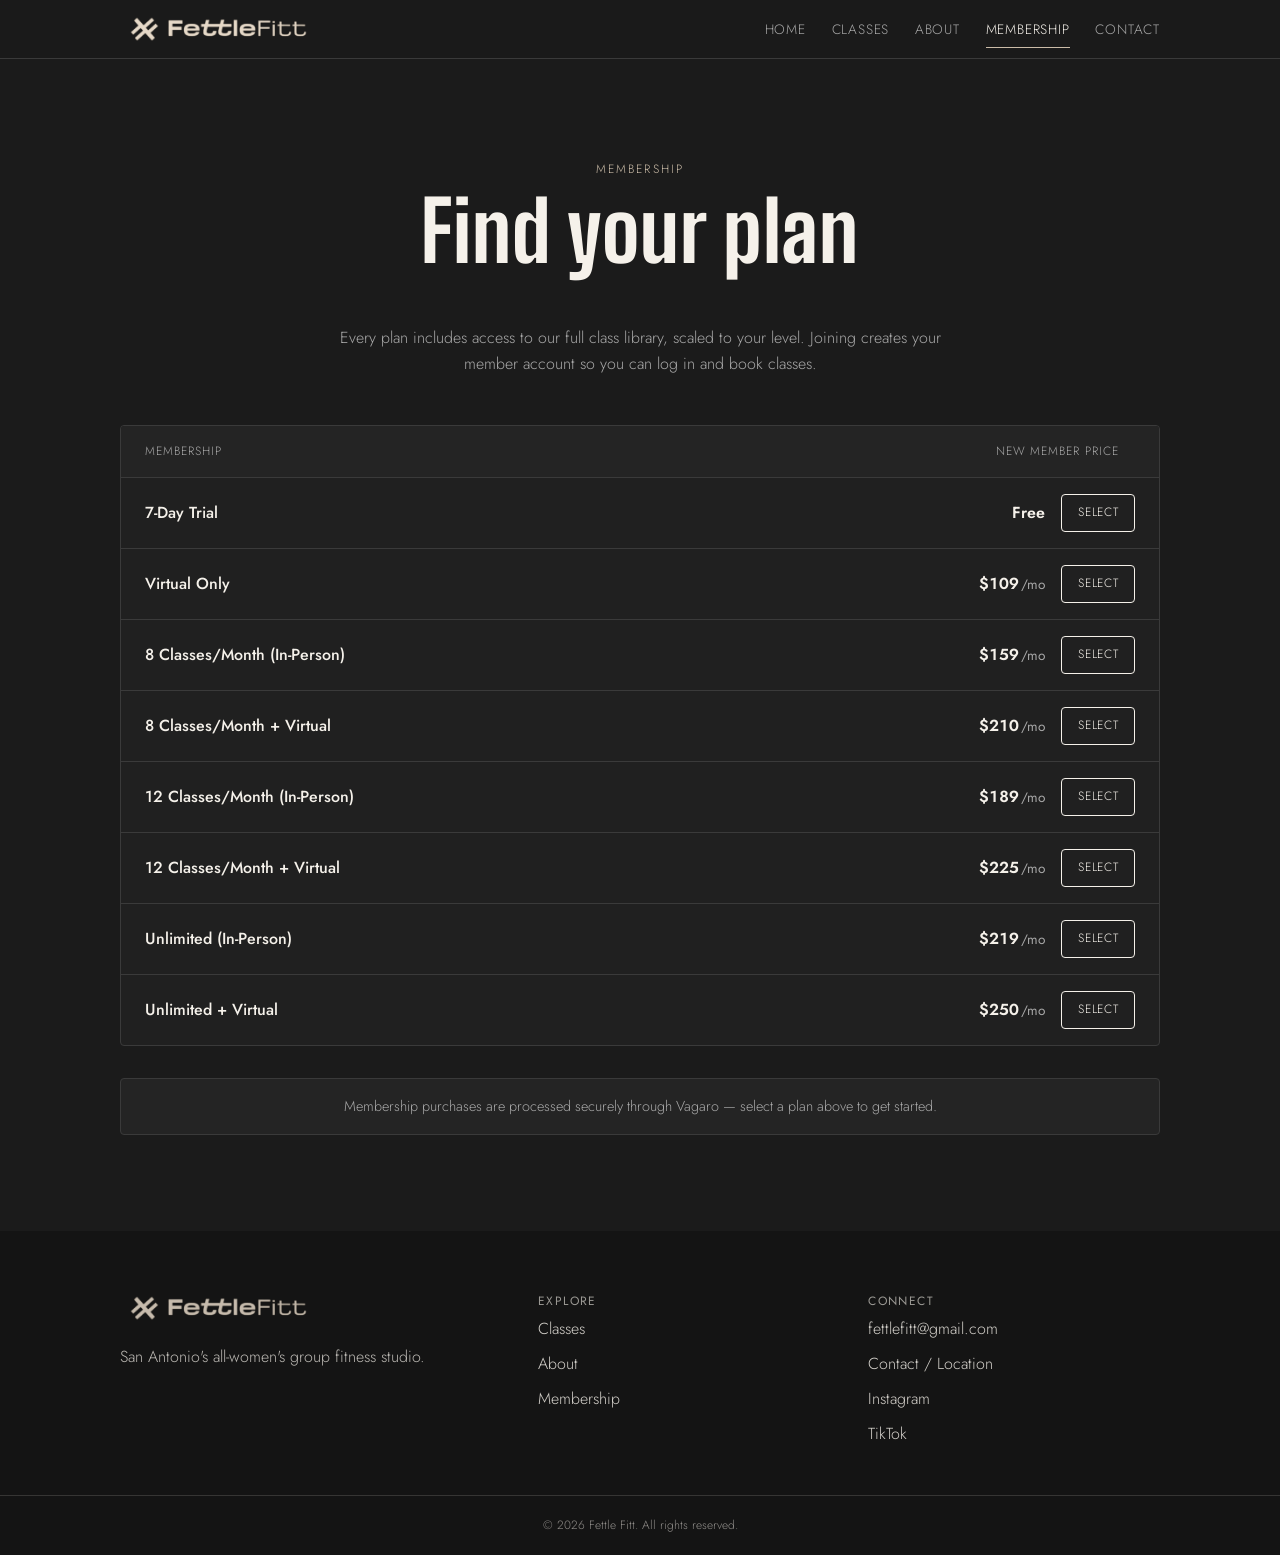
<file: membership.html>
<!doctype html>
<html lang="en">
<head>
  <meta charset="utf-8" />
  <meta name="viewport" content="width=device-width, initial-scale=1" />
  <title>Membership — Fettle Fitt</title>
  <meta name="description" content="Choose a Fettle Fitt membership plan: virtual only, 2x, 3x, or unlimited in-person, each with an optional virtual add-on." />
  <meta property="og:type" content="website" />
  <meta property="og:site_name" content="Fettle Fitt" />
  <meta property="og:title" content="Membership — Fettle Fitt" />
  <meta property="og:description" content="Choose a Fettle Fitt membership plan: virtual only, 2x, 3x, or unlimited in-person, each with an optional virtual add-on." />
  <meta property="og:url" content="https://fettlefitt.com/membership.html" />
  <meta property="og:image" content="https://fettlefitt.com/assets/img/hero-poster.jpg" />
  <meta name="twitter:card" content="summary_large_image" />
  <meta name="twitter:title" content="Membership — Fettle Fitt" />
  <meta name="twitter:description" content="Choose a Fettle Fitt membership plan: virtual only, 2x, 3x, or unlimited in-person, each with an optional virtual add-on." />
  <meta name="twitter:image" content="https://fettlefitt.com/assets/img/hero-poster.jpg" />
  <link rel="preconnect" href="https://fonts.googleapis.com" />
  <link rel="preconnect" href="https://fonts.gstatic.com" crossorigin />
  <link href="https://fonts.googleapis.com/css2?family=Jost:wght@300;400;500;600&family=Big+Shoulders+Display:wght@700;800;900&display=swap" rel="stylesheet" />
  <link rel="stylesheet" href="assets/css/style.css" />
  <link rel="icon" type="image/png" sizes="32x32" href="assets/img/favicon-32.png" />
  <link rel="icon" type="image/png" sizes="180x180" href="assets/img/favicon-180.png" />
  <link rel="apple-touch-icon" href="assets/img/favicon-180.png" />
</head>
<body>

  <header class="site-header">
    <div class="site-header__inner">
      <a class="logo" href="index.html"><img class="logo__mark" src="assets/img/logo-wordmark-sand.png" alt="Fettle Fitt" /></a>
      <button class="nav-toggle" aria-label="Toggle menu" aria-expanded="false">
        <span class="nav-toggle__bar"></span>
        <span class="nav-toggle__bar"></span>
        <span class="nav-toggle__bar"></span>
      </button>
      <nav class="main-nav" aria-label="Primary">
        <ul class="main-nav__links">
          <li><a href="index.html">Home</a></li>
          <li><a href="schedule.html">Classes</a></li>
          <li><a href="about.html">About</a></li>
          <li><a href="membership.html" aria-current="page">Membership</a></li>
          <li><a href="contact.html">Contact</a></li>
        </ul>
      </nav>
    </div>
  </header>

  <main>
    <section class="section">
      <div class="wrap">
        <div class="section-head section-head--center">
          <span class="eyebrow">Membership</span>
          <h1>Find your plan</h1>
          <p>Every plan includes access to our full class library, scaled to your level. Joining creates your member account so you can log in and book classes.</p>
        </div>

        <div class="pricing-table">
          <div class="pricing-table__row pricing-table__row--head">
            <span>Membership</span>
            <span>New Member Price</span>
            <span></span>
          </div>
          <div class="pricing-table__row">
            <span>7-Day Trial</span>
            <span class="pricing-table__price">Free</span>
            <a class="btn btn-outline pricing-table__select" href="https://www.vagaro.com/cl/hCSgPLpa8pl1DNkU243X0dOoZ~NYHdeogNsD5XZdy-g=" target="_blank" rel="noopener noreferrer" aria-label="Select 7-Day Trial">Select</a>
          </div>
          <div class="pricing-table__row">
            <span>Virtual Only</span>
            <span class="pricing-table__price">$109<span class="pricing-table__period">/mo</span></span>
            <a class="btn btn-outline pricing-table__select" href="https://www.vagaro.com/cl/TJRZraWEQUor9WRUVVpI~XdRqnZNOJoRophPWnh3I~0=" target="_blank" rel="noopener noreferrer" aria-label="Select Virtual Only">Select</a>
          </div>
          <div class="pricing-table__row">
            <span>8 Classes/Month (In-Person)</span>
            <span class="pricing-table__price">$159<span class="pricing-table__period">/mo</span></span>
            <a class="btn btn-outline pricing-table__select" href="https://www.vagaro.com/cl/eRScCp5NtBFSbzMh77UuY3tR-uLSnXBWbWRliyD3SVs=" target="_blank" rel="noopener noreferrer" aria-label="Select 8 Classes/Month (In-Person)">Select</a>
          </div>
          <div class="pricing-table__row">
            <span>8 Classes/Month + Virtual</span>
            <span class="pricing-table__price">$210<span class="pricing-table__period">/mo</span></span>
            <a class="btn btn-outline pricing-table__select" href="https://www.vagaro.com/cl/jDRg3~-IvVySYh6NRv9caAx~tkozewi84VXsxmFX98w=" target="_blank" rel="noopener noreferrer" aria-label="Select 8 Classes/Month + Virtual">Select</a>
          </div>
          <div class="pricing-table__row">
            <span>12 Classes/Month (In-Person)</span>
            <span class="pricing-table__price">$189<span class="pricing-table__period">/mo</span></span>
            <a class="btn btn-outline pricing-table__select" href="https://www.vagaro.com/cl/Z6TyjzraM3wmhNksKPzHER5nncpqiT3-rHblI2KmmX4=" target="_blank" rel="noopener noreferrer" aria-label="Select 12 Classes/Month (In-Person)">Select</a>
          </div>
          <div class="pricing-table__row">
            <span>12 Classes/Month + Virtual</span>
            <span class="pricing-table__price">$225<span class="pricing-table__period">/mo</span></span>
            <a class="btn btn-outline pricing-table__select" href="https://www.vagaro.com/cl/-ntncZrLyvbrRfeKaw8yE1AZ-Z92qwwZoj5KWcu55Gw=" target="_blank" rel="noopener noreferrer" aria-label="Select 12 Classes/Month + Virtual">Select</a>
          </div>
          <div class="pricing-table__row">
            <span>Unlimited (In-Person)</span>
            <span class="pricing-table__price">$219<span class="pricing-table__period">/mo</span></span>
            <a class="btn btn-outline pricing-table__select" href="https://www.vagaro.com/cl/~8mMvN9J0xQuAQZgTLPltBxC2a2GFoVyGF6cZb~gNjI=" target="_blank" rel="noopener noreferrer" aria-label="Select Unlimited (In-Person)">Select</a>
          </div>
          <div class="pricing-table__row">
            <span>Unlimited + Virtual</span>
            <span class="pricing-table__price">$250<span class="pricing-table__period">/mo</span></span>
            <a class="btn btn-outline pricing-table__select" href="https://www.vagaro.com/cl/goJH~~pD5E4DZhUIGIf8ILOsOOq5AjXABcFGq6Fc3V4=" target="_blank" rel="noopener noreferrer" aria-label="Select Unlimited + Virtual">Select</a>
          </div>
        </div>

        <p class="notice" style="margin: 2rem auto 0; text-align:center;">
          Membership purchases are processed securely through Vagaro &mdash; select a plan above to get started.
        </p>
      </div>
    </section>
  </main>

  <footer class="site-footer">
    <div class="wrap">
      <div>
        <a class="logo" href="index.html"><img class="logo__mark" src="assets/img/logo-wordmark-sand.png" alt="Fettle Fitt" /></a>
        <p style="margin-top: 1em; opacity: 0.75;">San Antonio's all-women's group fitness studio.</p>
      </div>
      <div>
        <h4>Explore</h4>
        <ul>
          <li><a href="schedule.html">Classes</a></li>
          <li><a href="about.html">About</a></li>
          <li><a href="membership.html">Membership</a></li>        </ul>
      </div>
      <div>
        <h4>Connect</h4>
        <ul>
          <li><a href="mailto:fettlefitt@gmail.com">fettlefitt@gmail.com</a></li>
          <li><a href="contact.html">Contact / Location</a></li>
          <li><a href="https://www.instagram.com/fettlefitt/" target="_blank" rel="noopener noreferrer">Instagram</a></li><li><a href="https://www.tiktok.com/@fettle_fitt" target="_blank" rel="noopener noreferrer">TikTok</a></li>
        </ul>
      </div>
    </div>
    <div class="footer-bottom">&copy; 2026 Fettle Fitt. All rights reserved.</div>
  </footer>

  <script src="assets/js/main.js"></script>
</body>
</html>
</file>
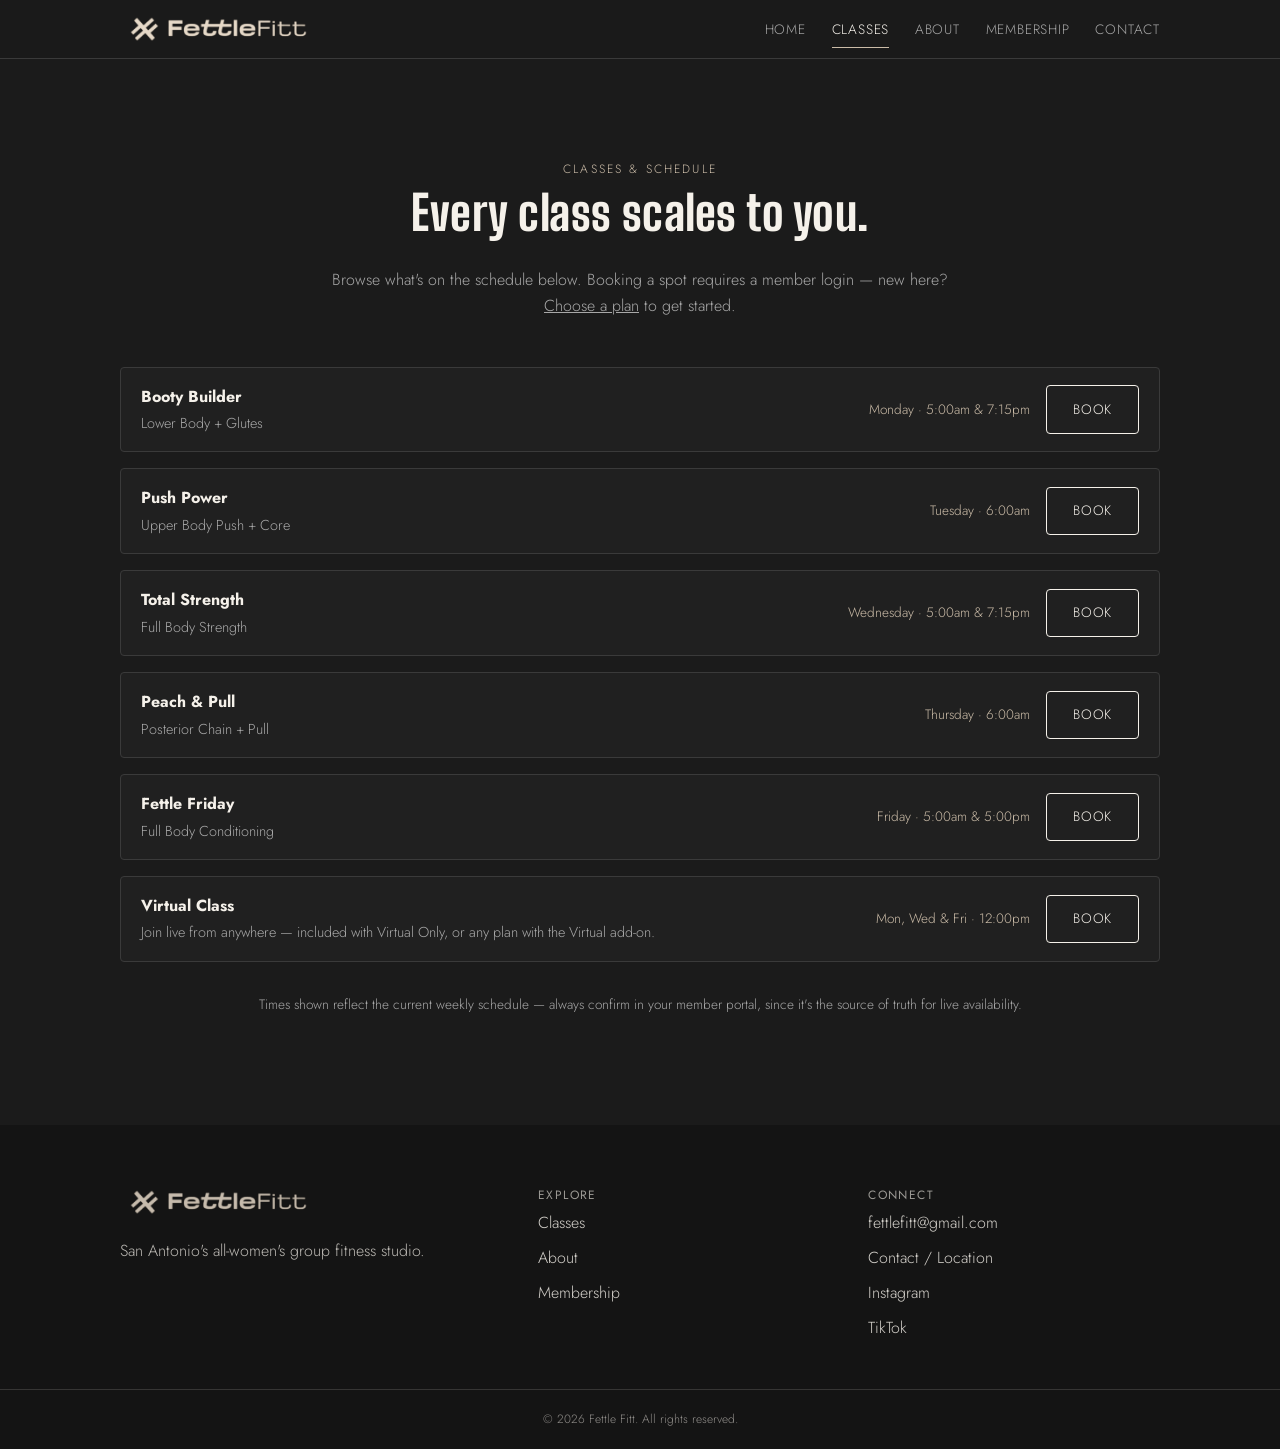
<file: schedule.html>
<!doctype html>
<html lang="en">
<head>
  <meta charset="utf-8" />
  <meta name="viewport" content="width=device-width, initial-scale=1" />
  <title>Classes & Schedule — Fettle Fitt</title>
  <meta name="description" content="Browse Fettle Fitt's weekly class schedule — strength, conditioning, and virtual sessions — then book through your member login." />
  <meta property="og:type" content="website" />
  <meta property="og:site_name" content="Fettle Fitt" />
  <meta property="og:title" content="Classes & Schedule — Fettle Fitt" />
  <meta property="og:description" content="Browse Fettle Fitt's weekly class schedule — strength, conditioning, and virtual sessions — then book through your member login." />
  <meta property="og:url" content="https://fettlefitt.com/schedule.html" />
  <meta property="og:image" content="https://fettlefitt.com/assets/img/hero-poster.jpg" />
  <meta name="twitter:card" content="summary_large_image" />
  <meta name="twitter:title" content="Classes & Schedule — Fettle Fitt" />
  <meta name="twitter:description" content="Browse Fettle Fitt's weekly class schedule — strength, conditioning, and virtual sessions — then book through your member login." />
  <meta name="twitter:image" content="https://fettlefitt.com/assets/img/hero-poster.jpg" />
  <link rel="preconnect" href="https://fonts.googleapis.com" />
  <link rel="preconnect" href="https://fonts.gstatic.com" crossorigin />
  <link href="https://fonts.googleapis.com/css2?family=Jost:wght@300;400;500;600&family=Big+Shoulders+Display:wght@700;800;900&display=swap" rel="stylesheet" />
  <link rel="stylesheet" href="assets/css/style.css" />
  <link rel="icon" type="image/png" sizes="32x32" href="assets/img/favicon-32.png" />
  <link rel="icon" type="image/png" sizes="180x180" href="assets/img/favicon-180.png" />
  <link rel="apple-touch-icon" href="assets/img/favicon-180.png" />
</head>
<body>

  <header class="site-header">
    <div class="site-header__inner">
      <a class="logo" href="index.html"><img class="logo__mark" src="assets/img/logo-wordmark-sand.png" alt="Fettle Fitt" /></a>
      <button class="nav-toggle" aria-label="Toggle menu" aria-expanded="false">
        <span class="nav-toggle__bar"></span>
        <span class="nav-toggle__bar"></span>
        <span class="nav-toggle__bar"></span>
      </button>
      <nav class="main-nav" aria-label="Primary">
        <ul class="main-nav__links">
          <li><a href="index.html">Home</a></li>
          <li><a href="schedule.html" aria-current="page">Classes</a></li>
          <li><a href="about.html">About</a></li>
          <li><a href="membership.html">Membership</a></li>
          <li><a href="contact.html">Contact</a></li>
        </ul>
      </nav>
    </div>
  </header>

  <main>
    <section class="section">
      <div class="wrap">
        <div class="section-head section-head--center">
          <span class="eyebrow">Classes & Schedule</span>
          <h2>Every class scales to you.</h2>
          <p>Browse what's on the schedule below. Booking a spot requires a member login — new here? <a href="membership.html">Choose a plan</a> to get started.</p>
        </div>

        <ul class="schedule-list">
          <li class="schedule-item">
            <div>
              <p class="schedule-item__name"><strong>Booty Builder</strong></p>
              <p class="schedule-item__desc">Lower Body + Glutes</p>
            </div>
            <div style="display:flex; align-items:center; gap:1rem;">
              <span class="schedule-item__time">Monday &middot; 5:00am &amp; 7:15pm</span>
              <a class="btn btn-outline" href="https://www.vagaro.com/cl/uBetjh0XZZPIfK9llDp1DYb5I3pkua2jl8fBU3Ujb6w=" target="_blank" rel="noopener noreferrer">Book</a>
            </div>
          </li>

          <li class="schedule-item">
            <div>
              <p class="schedule-item__name"><strong>Push Power</strong></p>
              <p class="schedule-item__desc">Upper Body Push + Core</p>
            </div>
            <div style="display:flex; align-items:center; gap:1rem;">
              <span class="schedule-item__time">Tuesday &middot; 6:00am</span>
              <a class="btn btn-outline" href="https://www.vagaro.com/cl/ZHkswLhzGOmeV4v7qmJcU-~OVc851HAMYHKipH69YLc=" target="_blank" rel="noopener noreferrer">Book</a>
            </div>
          </li>

          <li class="schedule-item">
            <div>
              <p class="schedule-item__name"><strong>Total Strength</strong></p>
              <p class="schedule-item__desc">Full Body Strength</p>
            </div>
            <div style="display:flex; align-items:center; gap:1rem;">
              <span class="schedule-item__time">Wednesday &middot; 5:00am &amp; 7:15pm</span>
              <a class="btn btn-outline" href="https://www.vagaro.com/cl/-K6JPQC8ouV~Ovtj0eRg3Jp4nX3-ceQQLgmjng7l8iI=" target="_blank" rel="noopener noreferrer">Book</a>
            </div>
          </li>

          <li class="schedule-item">
            <div>
              <p class="schedule-item__name"><strong>Peach &amp; Pull</strong></p>
              <p class="schedule-item__desc">Posterior Chain + Pull</p>
            </div>
            <div style="display:flex; align-items:center; gap:1rem;">
              <span class="schedule-item__time">Thursday &middot; 6:00am</span>
              <a class="btn btn-outline" href="https://www.vagaro.com/cl/B3zz5T~Wf97NVbXLThuBru6ZXoXJAuMUr5ocJC7e9AI=" target="_blank" rel="noopener noreferrer">Book</a>
            </div>
          </li>

          <li class="schedule-item">
            <div>
              <p class="schedule-item__name"><strong>Fettle Friday</strong></p>
              <p class="schedule-item__desc">Full Body Conditioning</p>
            </div>
            <div style="display:flex; align-items:center; gap:1rem;">
              <span class="schedule-item__time">Friday &middot; 5:00am &amp; 5:00pm</span>
              <a class="btn btn-outline" href="https://www.vagaro.com/cl/ylaHPYzSvHudQwB8tIjPJkc5P8NO4CrFOofC-Y7abo4=" target="_blank" rel="noopener noreferrer">Book</a>
            </div>
          </li>

          <li class="schedule-item">
            <div>
              <p class="schedule-item__name"><strong>Virtual Class</strong></p>
              <p class="schedule-item__desc">Join live from anywhere — included with Virtual Only, or any plan with the Virtual add-on.</p>
            </div>
            <div style="display:flex; align-items:center; gap:1rem;">
              <span class="schedule-item__time">Mon, Wed &amp; Fri &middot; 12:00pm</span>
              <a class="btn btn-outline" href="https://www.vagaro.com/cl/dGBWxkVcMo6cCz2q3coeA17aTSSqSW82pzfkMqHx-sk=" target="_blank" rel="noopener noreferrer">Book</a>
            </div>
          </li>
        </ul>

        <p class="form-note" style="margin-top: 2rem;">
          Times shown reflect the current weekly schedule — always confirm in your member portal, since it's the source of truth for live availability.
        </p>
      </div>
    </section>
  </main>

  <footer class="site-footer">
    <div class="wrap">
      <div>
        <a class="logo" href="index.html"><img class="logo__mark" src="assets/img/logo-wordmark-sand.png" alt="Fettle Fitt" /></a>
        <p style="margin-top: 1em; opacity: 0.75;">San Antonio's all-women's group fitness studio.</p>
      </div>
      <div>
        <h4>Explore</h4>
        <ul>
          <li><a href="schedule.html">Classes</a></li>
          <li><a href="about.html">About</a></li>
          <li><a href="membership.html">Membership</a></li>        </ul>
      </div>
      <div>
        <h4>Connect</h4>
        <ul>
          <li><a href="mailto:fettlefitt@gmail.com">fettlefitt@gmail.com</a></li>
          <li><a href="contact.html">Contact / Location</a></li>
          <li><a href="https://www.instagram.com/fettlefitt/" target="_blank" rel="noopener noreferrer">Instagram</a></li><li><a href="https://www.tiktok.com/@fettle_fitt" target="_blank" rel="noopener noreferrer">TikTok</a></li>
        </ul>
      </div>
    </div>
    <div class="footer-bottom">&copy; 2026 Fettle Fitt. All rights reserved.</div>
  </footer>

  <script src="assets/js/main.js"></script>
</body>
</html>
</file>
<file: assets/css/style.css>
/* Fettle Fitt — shared styles
   Dark theme built from the official brand style guide palette: Eerie
   Black, Bone, Chinese White, and White. */

:root {
  --color-bg: #1b1b1b;
  --color-bg-alt: #242424;
  --color-surface: #202020;
  --color-text: #f5f1ea;
  --color-muted: #a8a8a8;
  --color-accent: #e6d9c8;
  --color-accent-ink: #cbbca8;
  --color-accent-soft: #33291f;
  --color-border: #3a3a3a;

  --font-sans: "Jost", -apple-system, BlinkMacSystemFont, "Segoe UI", Helvetica, Arial, sans-serif;
  --font-display: "Big Shoulders Display", var(--font-sans);

  --max-width: 1120px;
  --radius: 4px;
  --gap: clamp(1.25rem, 3vw, 2.5rem);
}

* {
  box-sizing: border-box;
}

html {
  scroll-behavior: smooth;
}

body {
  margin: 0;
  background: var(--color-bg);
  color: var(--color-text);
  font-family: var(--font-sans);
  font-weight: 300;
  line-height: 1.6;
  -webkit-font-smoothing: antialiased;
}

img,
video {
  max-width: 100%;
  display: block;
}

a {
  color: inherit;
}

h1, h2, h3, h4 {
  font-weight: 400;
  letter-spacing: 0.01em;
  line-height: 1.15;
  margin: 0 0 0.6em;
}

h1, h2 {
  font-family: var(--font-display);
  font-weight: 800;
  letter-spacing: 0.01em;
  line-height: 1.05;
}

h1 { font-size: clamp(2.8rem, 8vw, 5.2rem); }
h2 { font-size: clamp(2rem, 5vw, 3rem); }
h3 { font-size: 1.15rem; text-transform: uppercase; letter-spacing: 0.08em; }

p { margin: 0 0 1em; color: var(--color-muted); }

.eyebrow {
  display: inline-block;
  font-size: 0.75rem;
  letter-spacing: 0.18em;
  text-transform: uppercase;
  color: var(--color-accent-ink);
  margin-bottom: 0.75em;
}

.wrap {
  max-width: var(--max-width);
  margin: 0 auto;
  padding: 0 clamp(1.25rem, 4vw, 2.5rem);
}

.section {
  padding: clamp(3rem, 8vw, 6rem) 0;
}

.section--alt {
  background: var(--color-bg-alt);
}

.section-head {
  max-width: 640px;
  margin: 0 0 clamp(2rem, 5vw, 3rem);
}

.section-head--center {
  margin-left: auto;
  margin-right: auto;
  text-align: center;
}

/* Buttons */
.btn {
  display: inline-flex;
  align-items: center;
  justify-content: center;
  gap: 0.5em;
  padding: 0.9em 1.9em;
  border-radius: var(--radius);
  border: 1px solid transparent;
  font-family: var(--font-sans);
  font-size: 0.85rem;
  letter-spacing: 0.06em;
  text-transform: uppercase;
  text-decoration: none;
  cursor: pointer;
  transition: background-color 0.2s ease, color 0.2s ease, border-color 0.2s ease;
  min-height: 44px;
}

.btn-primary {
  background: var(--color-accent);
  color: #1b1b1b;
}
.btn-primary:hover { background: var(--color-accent-ink); color: #1b1b1b; }

.btn-outline {
  background: transparent;
  border-color: currentColor;
  color: var(--color-text);
}
.btn-outline:hover { background: var(--color-text); color: var(--color-bg); }

.btn-ghost {
  background: transparent;
  color: inherit;
  padding-left: 0;
  padding-right: 0;
}

.btn-trial {
  background: #1b1b1b;
  border-color: #1b1b1b;
  color: var(--color-accent);
}
.btn-trial:hover { background: var(--color-accent); color: #1b1b1b; }

.btn-block { width: 100%; }

/* Header / nav */
.site-header {
  position: sticky;
  top: 0;
  z-index: 50;
  background: rgba(27, 27, 27, 0.92);
  border-bottom: 1px solid var(--color-border);
}

.site-header__inner {
  display: flex;
  align-items: center;
  justify-content: space-between;
  padding: 1rem clamp(1.25rem, 4vw, 2.5rem);
  max-width: var(--max-width);
  margin: 0 auto;
}

.logo {
  font-size: 1.25rem;
  letter-spacing: 0.08em;
  text-transform: uppercase;
  text-decoration: none;
  color: var(--color-text);
  display: inline-flex;
  align-items: center;
}

.logo__mark {
  height: 26px;
  width: auto;
  display: block;
}

.hero__logo {
  height: clamp(48px, 9vw, 88px);
  width: auto;
  margin: 0 auto;
  filter: drop-shadow(0 2px 12px rgba(0, 0, 0, 0.35));
}

.nav-toggle {
  display: none;
  background: none;
  border: none;
  padding: 0.5rem;
  cursor: pointer;
  min-width: 44px;
  min-height: 44px;
}

.nav-toggle__bar {
  display: block;
  width: 24px;
  height: 2px;
  background: var(--color-text);
  margin: 5px auto;
  transition: transform 0.2s ease, opacity 0.2s ease;
}

.main-nav {
  display: flex;
  align-items: center;
  gap: clamp(1rem, 2vw, 2rem);
}

.main-nav__links {
  display: flex;
  list-style: none;
  margin: 0;
  padding: 0;
  gap: clamp(1rem, 2vw, 1.75rem);
}

.main-nav__links a {
  text-decoration: none;
  font-size: 0.85rem;
  letter-spacing: 0.06em;
  text-transform: uppercase;
  color: var(--color-muted);
  padding: 0.5rem 0;
  border-bottom: 1px solid transparent;
}

.main-nav__links a:hover,
.main-nav__links a[aria-current="page"] {
  color: var(--color-text);
  border-color: var(--color-accent-ink);
}

/* Hero */
.hero {
  position: relative;
  height: 88vh;
  min-height: 480px;
  display: flex;
  align-items: center;
  justify-content: center;
  overflow: hidden;
  background: var(--color-text);
}

.hero__media {
  position: absolute;
  inset: 0;
  width: 100%;
  height: 100%;
  object-fit: cover;
  opacity: 0.75;
}

.hero__scrim {
  position: absolute;
  inset: 0;
  background: linear-gradient(180deg, rgba(27, 27, 27, 0.45) 0%, rgba(27, 27, 27, 0.25) 45%, rgba(27, 27, 27, 0.6) 100%);
}

.hero__content {
  position: relative;
  z-index: 2;
  text-align: center;
  color: #fff;
  padding: 0 1.5rem;
}

.hero__title {
  margin: 0;
  font-size: clamp(2.8rem, 11vw, 6rem);
  letter-spacing: 0.04em;
  text-transform: uppercase;
}

.hero__tagline {
  color: rgba(255, 255, 255, 0.88);
  font-size: clamp(1rem, 2.4vw, 1.25rem);
  max-width: 30em;
  margin: 0.75em auto 2em;
}

.hero__actions,
.btn-row {
  display: flex;
  flex-wrap: wrap;
  gap: 0.9rem;
  justify-content: center;
}

.hero__actions .btn-primary:hover { background: #1b1b1b; color: var(--color-accent); }

.hero__actions .btn-outline {
  border-color: rgba(255, 255, 255, 0.7);
  color: #fff;
}
.hero__actions .btn-outline:hover { background: #fff; color: #1b1b1b; }

@media (max-width: 640px) {
  .hero { height: 72vh; }
}

/* Cards */
.grid {
  display: grid;
  gap: var(--gap);
}

.grid--3 { grid-template-columns: repeat(3, 1fr); }
.grid--2 { grid-template-columns: repeat(2, 1fr); }

@media (max-width: 860px) {
  .grid--3, .grid--2 { grid-template-columns: 1fr; }
}

.card {
  background: var(--color-surface);
  border: 1px solid var(--color-border);
  border-radius: var(--radius);
  padding: clamp(1.5rem, 3vw, 2.25rem);
}

.class-card__meta {
  display: flex;
  justify-content: space-between;
  font-size: 0.8rem;
  letter-spacing: 0.04em;
  text-transform: uppercase;
  color: var(--color-accent-ink);
  margin-bottom: 0.75em;
}

.pricing-table {
  background: var(--color-surface);
  border: 1px solid var(--color-border);
  border-radius: var(--radius);
  overflow: hidden;
}

.pricing-table__row {
  display: flex;
  align-items: center;
  gap: 1rem;
  padding: 1rem 1.5rem;
  border-bottom: 1px solid var(--color-border);
}
.pricing-table__row:last-child {
  border-bottom: none;
}

.pricing-table__row--head {
  background: var(--color-bg-alt);
  font-size: 0.75rem;
  letter-spacing: 0.08em;
  text-transform: uppercase;
  color: var(--color-muted);
}

.pricing-table__row:not(.pricing-table__row--head) > span:first-child {
  flex: 1;
  color: var(--color-text);
  font-weight: 500;
}

.pricing-table__row--head > span:first-child {
  flex: 1;
}

.pricing-table__price {
  font-weight: 600;
  color: var(--color-text);
  font-variant-numeric: tabular-nums;
  white-space: nowrap;
}

.pricing-table__period {
  font-size: 0.85rem;
  font-weight: 400;
  color: var(--color-muted);
  margin-left: 0.15em;
}

.pricing-table__select {
  flex-shrink: 0;
  padding: 0.6em 1.3em;
  min-height: 38px;
  font-size: 0.75rem;
}

@media (max-width: 600px) {
  .pricing-table__row {
    flex-wrap: wrap;
  }
  .pricing-table__row:not(.pricing-table__row--head) > span:first-child {
    flex-basis: 100%;
  }
  .pricing-table__select {
    margin-left: auto;
  }
}

/* Schedule */
.schedule-list {
  list-style: none;
  margin: 0;
  padding: 0;
  display: grid;
  gap: 1rem;
}

.schedule-item {
  display: flex;
  align-items: center;
  justify-content: space-between;
  gap: 1rem;
  background: var(--color-surface);
  border: 1px solid var(--color-border);
  border-radius: var(--radius);
  padding: 1rem 1.25rem;
}

.schedule-item__time {
  font-size: 0.85rem;
  color: var(--color-accent-ink);
  white-space: nowrap;
}

.schedule-item__name {
  color: var(--color-text);
  margin: 0 0 0.2em;
}

.schedule-item__desc {
  margin: 0;
  font-size: 0.9rem;
}

@media (max-width: 600px) {
  .schedule-item {
    flex-direction: column;
    align-items: flex-start;
  }
}

/* Placeholder media block (swap for real studio photography) */
.media-placeholder {
  aspect-ratio: 4 / 5;
  border-radius: var(--radius);
  background:
    repeating-linear-gradient(135deg, var(--color-accent-soft) 0 2px, transparent 2px 14px),
    var(--color-bg-alt);
  border: 1px solid var(--color-border);
  display: flex;
  align-items: center;
  justify-content: center;
  color: var(--color-muted);
  font-size: 0.8rem;
  letter-spacing: 0.04em;
  text-transform: uppercase;
  text-align: center;
  padding: 1rem;
}

.about-photo {
  aspect-ratio: 4 / 5;
  width: 100%;
  border-radius: var(--radius);
  border: 1px solid var(--color-border);
  object-fit: cover;
}

/* Forms */
.form {
  max-width: 420px;
  margin: 0 auto;
  display: grid;
  gap: 1rem;
}

.field {
  display: grid;
  gap: 0.4rem;
  text-align: left;
}

.field label {
  font-size: 0.8rem;
  letter-spacing: 0.05em;
  text-transform: uppercase;
  color: var(--color-muted);
}

.field input {
  font-family: var(--font-sans);
  font-size: 1rem;
  padding: 0.85em 1em;
  border: 1px solid var(--color-border);
  border-radius: var(--radius);
  background: var(--color-surface);
  color: var(--color-text);
  min-height: 44px;
}

.field input:focus {
  outline: 2px solid var(--color-accent-ink);
  outline-offset: 1px;
}

.form-note {
  text-align: center;
  font-size: 0.85rem;
}

.divider {
  display: flex;
  align-items: center;
  gap: 0.75em;
  color: var(--color-muted);
  font-size: 0.75rem;
  text-transform: uppercase;
  letter-spacing: 0.08em;
  margin: 0.5em 0;
}
.divider::before,
.divider::after {
  content: "";
  flex: 1;
  height: 1px;
  background: var(--color-border);
}

.notice {
  background: var(--color-bg-alt);
  border: 1px solid var(--color-border);
  border-radius: var(--radius);
  padding: 1rem 1.25rem;
  font-size: 0.9rem;
  color: var(--color-muted);
}

.card--fill {
  display: flex;
  flex-direction: column;
}

.map-embed {
  flex: 1;
  min-height: 220px;
  margin-top: 1.5em;
  border-radius: var(--radius);
  border: 1px solid var(--color-border);
  overflow: hidden;
}

.map-embed iframe {
  display: block;
  width: 100%;
  height: 100%;
  border: 0;
}

/* Google reviews */
.reviews-summary {
  display: flex;
  align-items: center;
  gap: 0.75rem;
  margin-bottom: 1.25rem;
}

.reviews-summary__score {
  font-family: var(--font-display);
  font-weight: 800;
  font-size: 2rem;
  color: var(--color-text);
  line-height: 1;
}

.reviews-summary__stars {
  color: var(--color-accent-ink);
  letter-spacing: 0.1em;
  font-size: 1.1rem;
}

.reviews-summary__count {
  color: var(--color-muted);
  font-size: 0.85rem;
}

.review-list {
  display: flex;
  flex-direction: column;
  gap: 1rem;
}

.review-card {
  background: var(--color-surface);
  border: 1px solid var(--color-border);
  border-radius: var(--radius);
  padding: 1.25rem 1.5rem;
}

.review-card__stars {
  color: var(--color-accent-ink);
  letter-spacing: 0.1em;
  font-size: 0.9rem;
  display: block;
  margin-bottom: 0.5rem;
}

.review-card p {
  margin: 0 0 0.6em;
  color: var(--color-text);
  font-size: 0.95rem;
}

.review-card__author {
  color: var(--color-muted);
  font-size: 0.8rem;
  letter-spacing: 0.04em;
  text-transform: uppercase;
}

/* About page layout */
.about-grid {
  display: grid;
  grid-template-columns: 0.9fr 1.1fr;
  gap: var(--gap);
  align-items: center;
}

@media (max-width: 860px) {
  .about-grid { grid-template-columns: 1fr; }
}

.pull-quote {
  font-size: clamp(1.3rem, 2.6vw, 1.75rem);
  color: var(--color-text);
  font-style: normal;
  border-left: 2px solid var(--color-accent-ink);
  padding-left: 1em;
  margin: 1.5em 0;
}

/* Footer */
.site-footer {
  background: #141414;
  color: var(--color-text);
}

.site-footer p {
  color: inherit;
}

.site-footer .wrap {
  padding-top: clamp(2.5rem, 6vw, 4rem);
  padding-bottom: clamp(2rem, 4vw, 3rem);
  display: grid;
  grid-template-columns: 1.3fr 1fr 1fr;
  gap: var(--gap);
}

@media (max-width: 700px) {
  .site-footer .wrap { grid-template-columns: 1fr; }
}

.site-footer h4 {
  font-size: 0.75rem;
  letter-spacing: 0.12em;
  text-transform: uppercase;
  color: rgba(245, 241, 234, 0.6);
}

.site-footer a {
  text-decoration: none;
  color: var(--color-text);
  opacity: 0.85;
}
.site-footer a:hover { opacity: 1; }

.site-footer ul {
  list-style: none;
  padding: 0;
  margin: 0;
  display: grid;
  gap: 0.6em;
}

.footer-bottom {
  border-top: 1px solid rgba(245, 241, 234, 0.15);
  text-align: center;
  font-size: 0.75rem;
  color: rgba(245, 241, 234, 0.55);
  padding: 1.25rem 0;
}

/* Mobile nav */
@media (max-width: 860px) {
  .nav-toggle { display: block; }

  .main-nav {
    position: fixed;
    inset: 0 0 0 auto;
    top: 0;
    height: 100vh;
    width: min(78vw, 340px);
    background: var(--color-bg);
    flex-direction: column;
    align-items: flex-start;
    justify-content: center;
    padding: 2rem clamp(1.5rem, 6vw, 2.5rem);
    transform: translateX(100%);
    transition: transform 0.25s ease;
    box-shadow: -8px 0 24px rgba(0, 0, 0, 0.12);
  }

  .main-nav.is-open { transform: translateX(0); }

  .main-nav__links {
    flex-direction: column;
    gap: 1.5rem;
    width: 100%;
  }

  .main-nav__links a {
    font-size: 1rem;
    display: block;
  }

  .main-nav .btn { width: 100%; }
}

.visually-hidden {
  position: absolute;
  width: 1px;
  height: 1px;
  overflow: hidden;
  clip: rect(0 0 0 0);
  white-space: nowrap;
}
</file>
